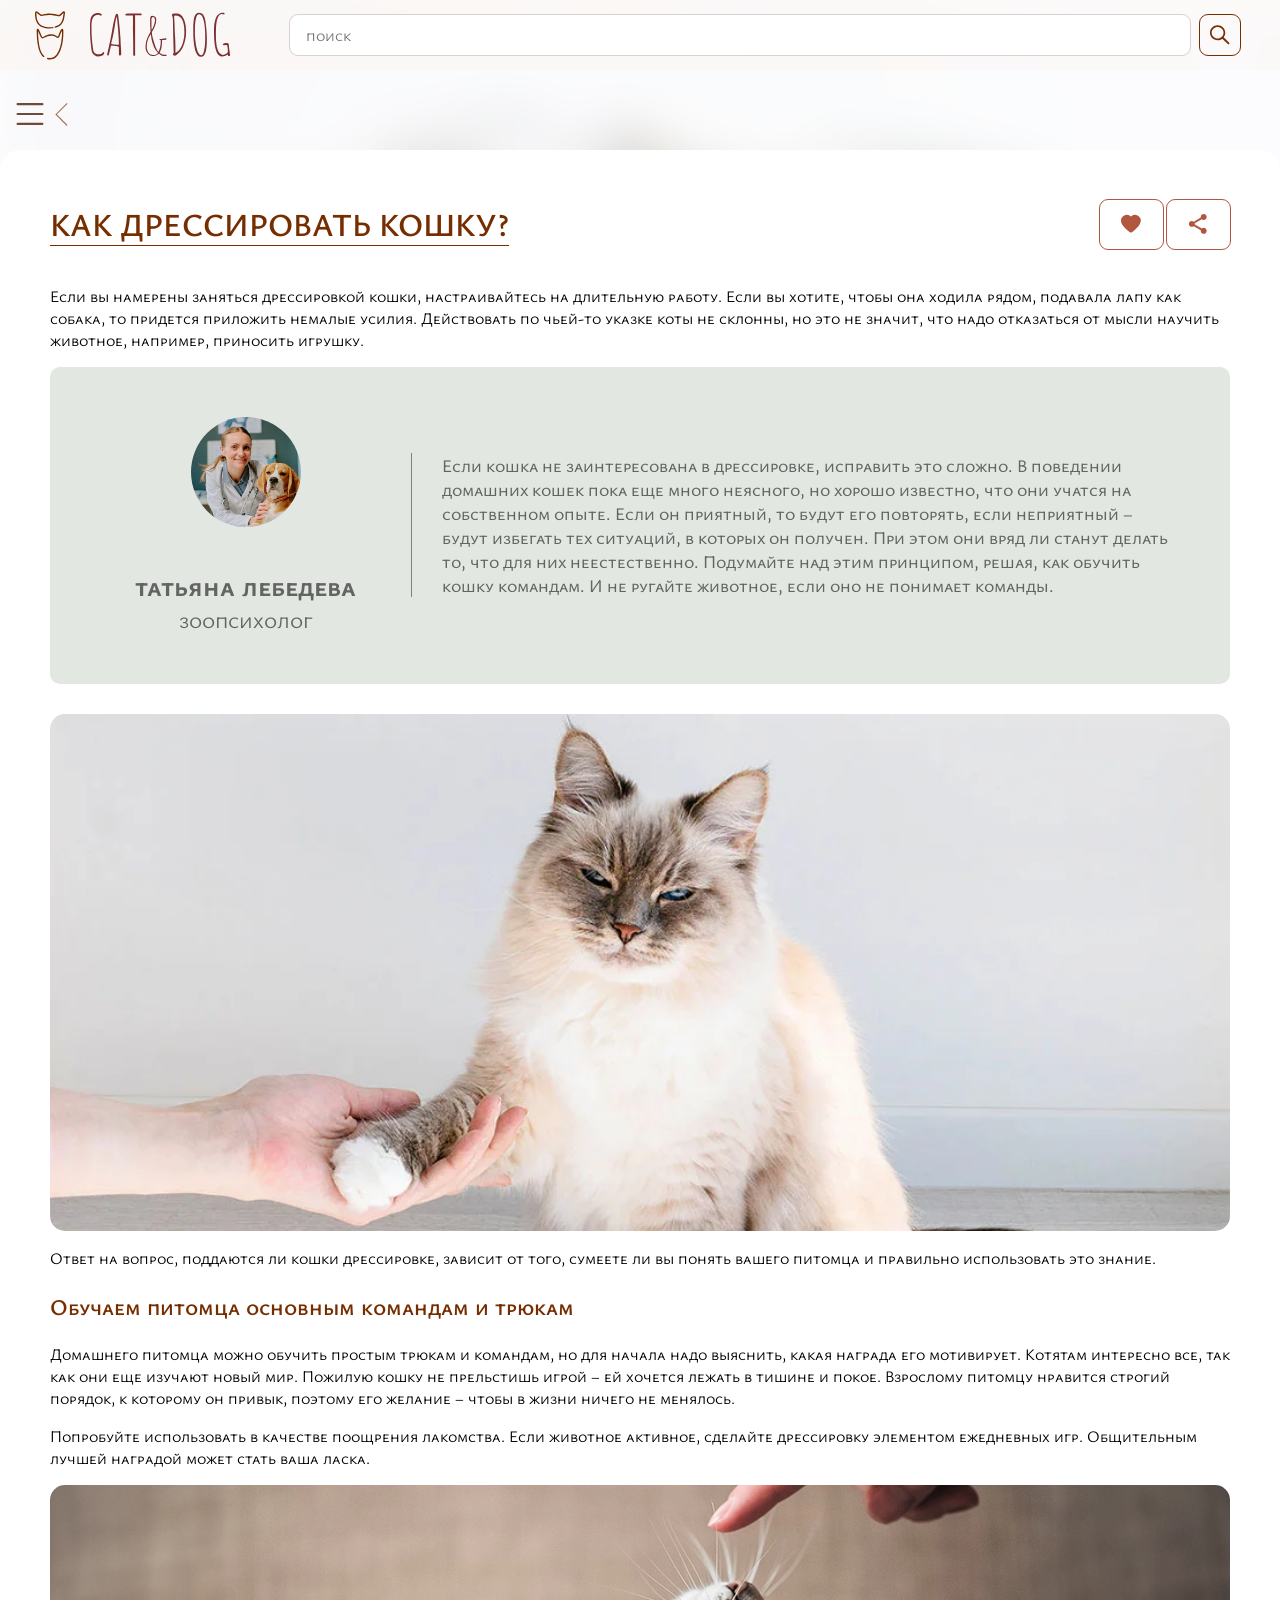
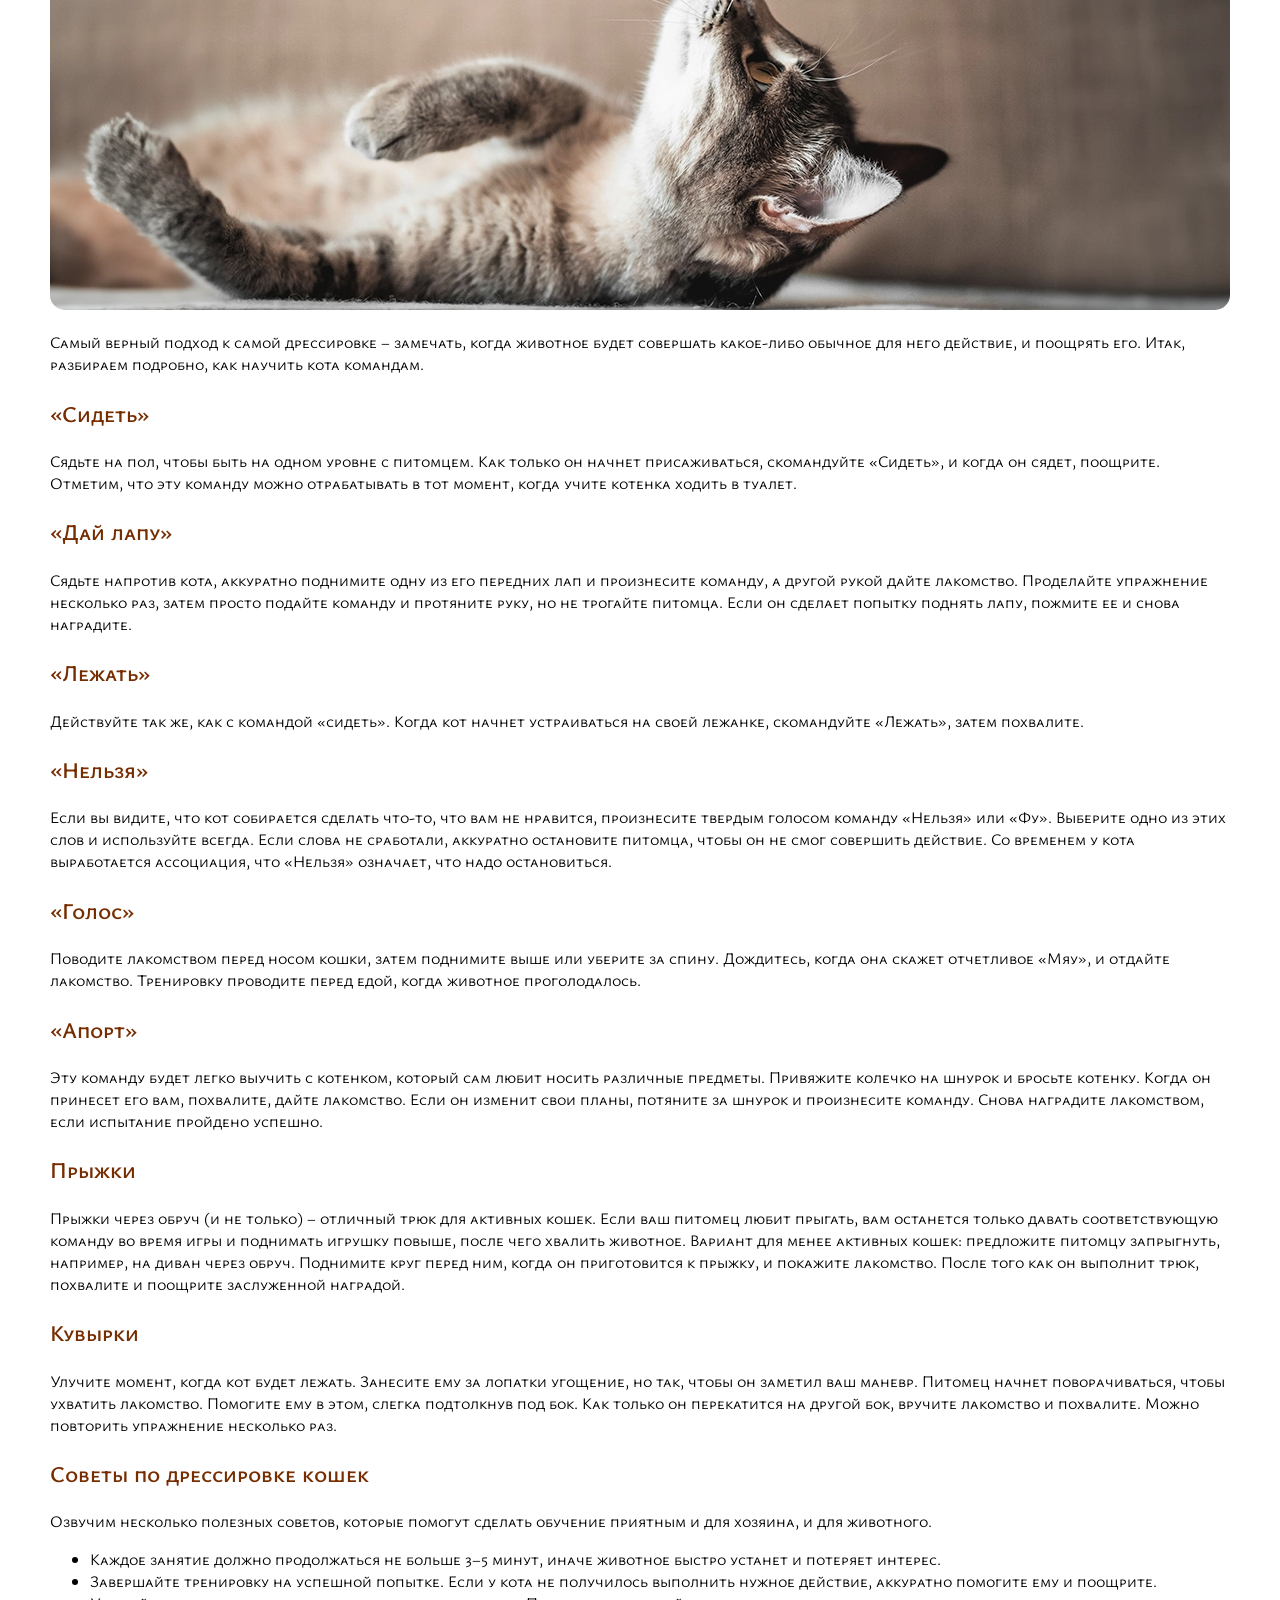
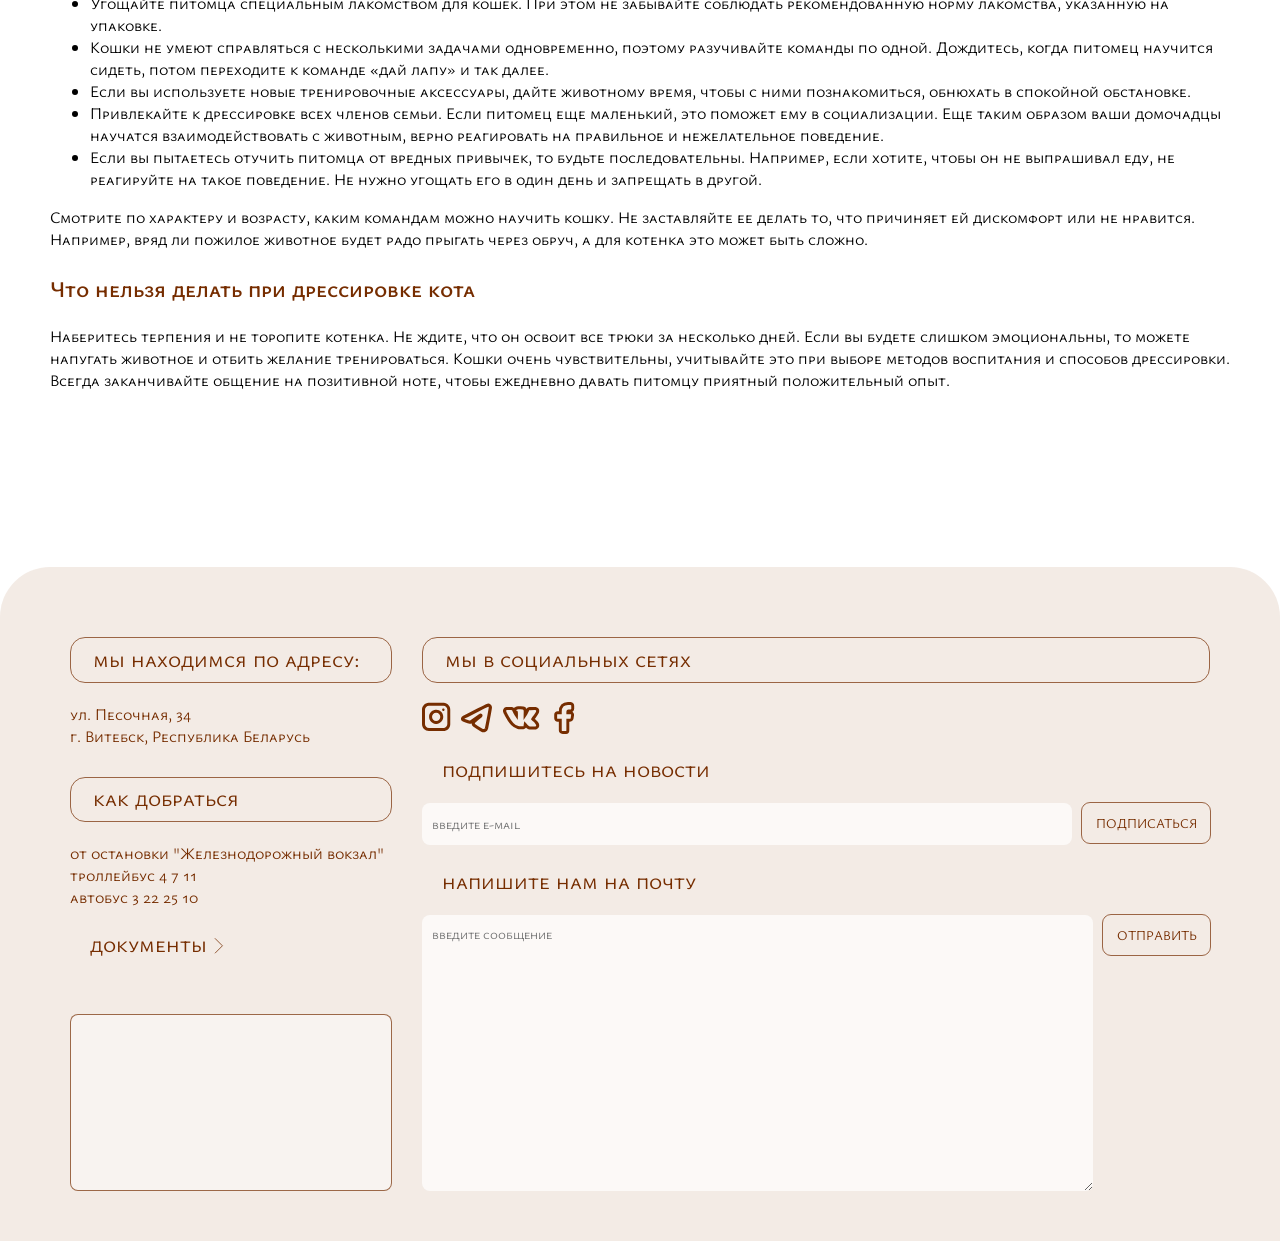
<file: animal_shelter_article.html>
<!DOCTYPE html>
<html lang="en">
<head>
    <meta charset="UTF-8">
    <meta name="viewport" content="width=device-width, initial-scale=1.0">

    <link rel="preconnect" href="https://fonts.googleapis.com">
    <link rel="preconnect" href="https://fonts.gstatic.com" crossorigin>
    <link href="https://fonts.googleapis.com/css2?family=Ysabeau+SC:wght@1..1000&display=swap" rel="stylesheet">

    <link rel="stylesheet" href="styles/animal_shelter_header_footer_style.css">
    <link rel="stylesheet" href="styles/animal_shelter_article_style.css">
    <link rel="stylesheet" href="styles/animal_shelter_menu_style.css">
    <link rel="stylesheet" href="styles/animal_shelter_buttons_style.css">
    <link rel="stylesheet" href="styles/chapter_title_style.css">

    <title>Как дрессировать кошку?</title>
</head>
<body>
    
    <div id="back"></div>
    <icon-sprite></icon-sprite>
    <illustration-sprite></illustration-sprite>
    <custom-header></custom-header> 

    <div id="main">
        <div id="main-first-block">
        <div class="article-cont">
            <div class="article-title"><div id="article-title">как дрессировать кошку?</div>
                <div id="article-buttons">            
                    <button id="heart-button"><div id="heart"><custom-icon name="heart"></custom-icon></div><div id="stroke-heart"><custom-icon name="stroke-heart"></custom-icon></div></button>
                    <button id="share-button"><div id="share"><custom-icon name="share"></custom-icon></div></button>
                </div>
            </div>

            <p>
                Если вы намерены заняться дрессировкой кошки, настраивайтесь на длительную работу. Если вы хотите, чтобы она ходила рядом,
                подавала лапу как собака, то придется приложить немалые усилия. Действовать по чьей-то указке коты не склонны,
                но это не значит, что надо отказаться от мысли научить животное, например, приносить игрушку.
            </p>
            
            <div class="quoute">
                <div id="author-block">
                    <div id="author-avatar"></div>
                    <div id="author-data">
                        <div id="author-name">татьяна лебедева</div>
                        <div id="author-experience">зоопсихолог</div>
                    </div>
                </div>
                <p>
                    Если кошка не заинтересована в дрессировке, исправить это сложно. 
                    В поведении домашних кошек пока еще много неясного, но хорошо известно, что они учатся на собственном опыте. 
                    Если он приятный, то будут его повторять, если неприятный – будут избегать тех ситуаций, в которых он получен.
                    При этом они вряд ли станут делать то, что для них неестественно. Подумайте над этим принципом, решая, как обучить
                    кошку командам. И не ругайте животное, если оно не понимает команды.
                </p>
            </div>
            <img class="article-images" src="images/dressirovka_2.webp" width="1023" height="448" alt="cat_training" title="cat_training">
                <div>
            <p>Ответ на вопрос, поддаются ли кошки дрессировке, зависит от того, сумеете ли вы понять вашего питомца и правильно использовать это знание. </p>
            
            <p class="highlight">Обучаем питомца основным командам и трюкам</p>
            <p>Домашнего питомца можно обучить простым трюкам и командам, но для начала надо выяснить, какая награда его мотивирует.
                Котятам интересно все, так как они еще изучают новый мир. Пожилую кошку не прельстишь игрой – ей хочется лежать в тишине и покое.
                Взрослому питомцу нравится строгий порядок, к которому он привык, поэтому его желание – чтобы в жизни ничего не менялось.</p>
            <p>Попробуйте использовать в качестве поощрения лакомства. Если животное активное, сделайте дрессировку элементом ежедневных игр.
                Общительным лучшей наградой может стать ваша ласка. </p>
                <img class="article-images" src="images/dressirovka_3.webp" width="1180" height="425" alt="cat_training" title="cat_training">
            <p>Самый верный подход к самой дрессировке – замечать, когда животное будет совершать какое-либо обычное для него действие, и поощрять его.
                Итак, разбираем подробно, как научить кота командам. </p>
            <p class="highlight">&laquo;Сидеть&raquo;</p>
            <p>Сядьте на пол, чтобы быть на одном уровне с питомцем. Как только он начнет присаживаться, скомандуйте &laquo;Сидеть&raquo;, и когда он сядет, 
                поощрите. Отметим, что эту команду можно отрабатывать в тот момент, когда учите котенка ходить в туалет.</p>
            <p class="highlight">&laquo;Дай лапу&raquo;</p>
            <p>
                Сядьте напротив кота, аккуратно поднимите одну из его передних лап и произнесите команду, а другой рукой дайте лакомство.
                Проделайте упражнение несколько раз, затем просто подайте команду и протяните руку, но не трогайте питомца. Если он сделает попытку поднять лапу,
                пожмите ее и снова наградите.
            </p>
            <p class="highlight">&laquo;Лежать&raquo;</p>
            <p>
                Действуйте так же, как с командой &laquo;сидеть&raquo;. Когда кот начнет устраиваться на своей лежанке, скомандуйте &laquo;Лежать&raquo;, затем похвалите.
            </p>
            <p class="highlight">&laquo;Нельзя&raquo;</p>
            <p>
                Если вы видите, что кот собирается сделать что-то, что вам не нравится, произнесите твердым голосом команду &laquo;Нельзя&raquo; или &laquo;Фу&raquo;. 
                Выберите одно из этих слов и используйте всегда. Если слова не сработали, аккуратно остановите питомца, чтобы он не смог совершить действие.
                Со временем у кота выработается ассоциация, что «Нельзя» означает, что надо остановиться.
            </p>
            <p class="highlight">&laquo;Голос&raquo;</p>
            <p>
                Поводите лакомством перед носом кошки, затем поднимите выше или уберите за спину. Дождитесь, когда она скажет отчетливое «Мяу», и отдайте лакомство.
                Тренировку проводите перед едой, когда животное проголодалось.
            </p>

            <p class="highlight">&laquo;Апорт&raquo;</p>
            <p>
                Эту команду будет легко выучить с котенком, который сам любит носить различные предметы. Привяжите колечко на шнурок и бросьте котенку.
                Когда он принесет его вам, похвалите, дайте лакомство. Если он изменит свои планы, потяните за шнурок и произнесите команду. 
                Снова наградите лакомством, если испытание пройдено успешно.
            </p>
            <p class="highlight">Прыжки</p>
            <p>
                Прыжки через обруч (и не только) – отличный трюк для активных кошек. Если ваш питомец любит прыгать, вам останется только давать соответствующую
                команду во время игры и поднимать игрушку повыше, после чего хвалить животное. Вариант для менее активных кошек: предложите питомцу запрыгнуть,
                например, на диван через обруч. Поднимите круг перед ним, когда он приготовится к прыжку, и покажите лакомство. После того как он выполнит трюк,
                похвалите и поощрите заслуженной наградой.
            </p>
            <p class="highlight">Кувырки</p>
            <p>
                Улучите момент, когда кот будет лежать. Занесите ему за лопатки угощение, но так, чтобы он заметил ваш маневр. Питомец начнет поворачиваться,
                чтобы ухватить лакомство. Помогите ему в этом, слегка подтолкнув под бок. Как только он перекатится на другой бок, вручите лакомство и похвалите.
                Можно повторить упражнение несколько раз. 
            </p>
            
            <p class="highlight">Советы по дрессировке кошек</p>
            <p>
                Озвучим несколько полезных советов, которые помогут сделать обучение приятным и для хозяина,
                и для животного.
                <ul>
                    <li>Каждое занятие должно продолжаться не больше 3–5 минут, иначе животное быстро устанет и потеряет интерес.</li>
                    <li>Завершайте тренировку на успешной попытке. Если у кота не получилось выполнить нужное действие, аккуратно помогите ему и поощрите.</li>
                    <li>Угощайте питомца специальным лакомством для кошек. При этом не забывайте соблюдать рекомендованную норму лакомства, указанную на упаковке.</li>
                    <li>
                        Кошки не умеют справляться с несколькими задачами одновременно, поэтому разучивайте команды по одной. Дождитесь, когда питомец научится сидеть, 
                        потом переходите к команде &laquo;дай лапу&raquo; и так далее.
                    </li>
                    <li>Если вы используете новые тренировочные аксессуары, дайте животному время, чтобы с ними познакомиться, обнюхать в спокойной обстановке.</li>
                    <li>Привлекайте к дрессировке всех членов семьи. Если питомец еще маленький, это поможет ему в социализации. Еще таким образом ваши домочадцы 
                        научатся взаимодействовать с животным, верно реагировать на правильное и нежелательное поведение.</li>
                    <li>Если вы пытаетесь отучить питомца от вредных привычек, то будьте последовательны. Например, если хотите, чтобы он не выпрашивал еду,
                        не реагируйте на такое поведение. Не нужно угощать его в один день и запрещать в другой.
                    </li>
                </ul>
            </p>
            <p>
                Смотрите по характеру и возрасту, каким командам можно научить кошку. Не заставляйте ее делать то, что причиняет ей дискомфорт или не нравится.
                Например, вряд ли пожилое животное будет радо прыгать через обруч, а для котенка это может быть сложно.
            </p>
            <p class="highlight">Что нельзя делать при дрессировке кота</p>
            <p>
                Наберитесь терпения и не торопите котенка. Не ждите, что он освоит все трюки за несколько дней. Если вы будете слишком эмоциональны,
                то можете напугать животное и отбить желание тренироваться. Кошки очень чувствительны, учитывайте это при выборе методов воспитания и способов дрессировки.
                Всегда заканчивайте общение на позитивной ноте, чтобы ежедневно давать питомцу приятный положительный опыт. 
            </p>

        </div>
        </div>
            <div class="articles">
                <a href="" class="article">
                    <div class="article-photo">
                        <img class="article-photo" src="images/doverie.jpg" width="1279" height="853" alt="dog_trust" title="dog_trust">  
                    </div>
                    <div class="article-caption"><div>как вернуть жоверие собаки?</div></div>
                </a> 
                
                <a href="" class="article">
                    <div class="article-photo">
                        <img class="article-photo" src="images/grooming.jpg" width="1000" height="667" alt="grooming" title="grooming">  
                    </div>
                    <div class="article-caption"><div>как приучить кошку к расчесыванию?</div></div>
                </a> 

                <a href="" class="article">
                    <div class="article-photo">
                        <img class="article-photo" src="images/antikoshki.jpg" width="1280" height="853" alt="spring_danger" title="spring_danger">  
                    </div>
                    <div class="article-caption"><div>на ваших окнах стоят антикошки?</div></div>
                </a> 

                <a href="" class="article">
                    <div class="article-photo">
                        <img class="article-photo" src="images/vesennie_opasnosti.jpg" width="1279" height="853" alt="spring_danger" title="spring_danger">  
                    </div>
                    <div class="article-caption"><div>весенние опасности для кошек и собак</div></div>
                </a> 
            </div>
        </div>
        </div>
    
        <button class="slider-buttons" id="scroll-top-button"><div><custom-icon name="arrow-top"></custom-icon></div></button>
    <custom-footer></custom-footer>
   
    <script src="script/component/illustration_sprite.js"></script>
    <script src="script/component/illustration.js"></script>
    <script src="script/component/icon_sprite.js"></script>
    <script src="script/component/icon.js"></script>
    <script src="script/component/menu-component.js"></script>
    <script src="script/component/header_component.js"></script>
    <script src="script/component/footer_component.js"></script>
    <script src="script/menu_script.js"></script>
    <script src="script/scrollTop.js"></script>
</body>
</html>
</file>
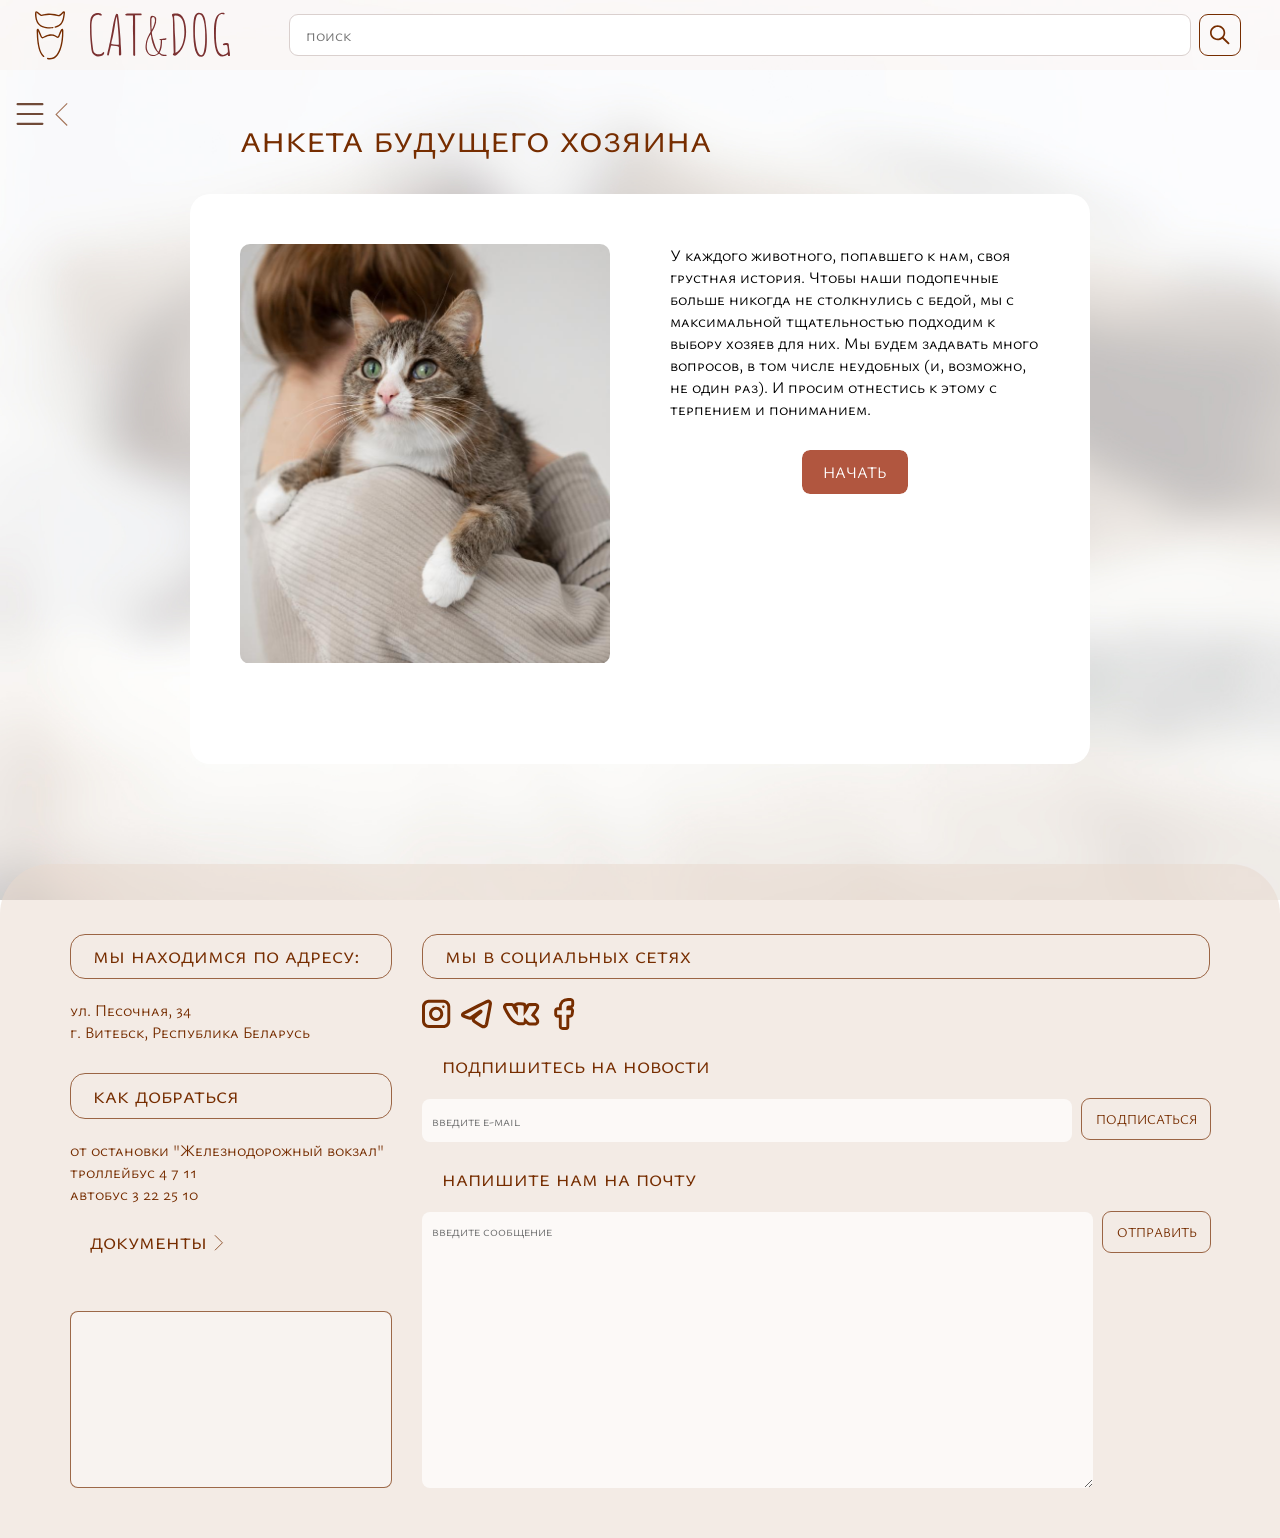
<file: animal_shelter_form_take_pet.html>
<!DOCTYPE html>
<html lang="en">
<head>
    <meta charset="UTF-8">
    <meta name="viewport" content="width=device-width, initial-scale=1.0">

    <link rel="preconnect" href="https://fonts.googleapis.com">
    <link rel="preconnect" href="https://fonts.gstatic.com" crossorigin>
    <link href="https://fonts.googleapis.com/css2?family=Ysabeau+SC:wght@1..1000&display=swap" rel="stylesheet">

    <link rel="stylesheet" href="styles/animal_shelter_header_footer_style.css">
    <link rel="stylesheet" href="styles/animal_shelter_form_take_pet_style.css">

    
    <link rel="stylesheet" href="styles/animal_shelter_menu_style.css">
    
    <link rel="stylesheet" href="styles/animal_shelter_buttons_style.css">
    <link rel="stylesheet" href="styles/chapter_title_style.css">
    <title>Анкета будущего хозяина</title>
</head>
<body>
    
    <div id="back"></div>
    <icon-sprite></icon-sprite>
    <illustration-sprite></illustration-sprite>
    <custom-header></custom-header> 
    
    
    
    

    <div id="main">

        <div id="main-first-block">
        <div id="form-title"> анкета будущего хозяина</div><div id="paw-illustration"></div>

        <div id="form-main-block"><!--главный контейнер-->


        <form id="take-pet-form">
            <div class="form-container">              
                <div class="right-block first-card">
                    <div class="form-photo">
                    </div>
                </div> 
                <div class="scructure-block first-card-text">
                    
                    <div id="question">У каждого животного, попавшего к нам, своя грустная история.
                        Чтобы наши подопечные больше никогда не столкнулись с бедой, мы с максимальной
                         тщательностью подходим к выбору хозяев для них. Мы будем задавать много вопросов, 
                         в том числе неудобных (и, возможно, не один раз). И просим отнестись к этому с 
                         терпением и пониманием.</div>

                         <button type="button" id="start">начать</button>
                </div>           
            </div>        

            <div class="form-container">              
                <div class="right-block">
                    <div class="pet-selected">
                        <div id="pet-selection">
                            <label id="name" for="pet-name">имя питомца</label><br>
                            <input type="text" name="pet-name" placeholder="имя питомца">
                        <button class="pet-selection"><a>выбрать</a></button>
                        </div>
                        
                    </div>
                </div> 
                <div class="scructure-block">
                    <div id="mini-photo"></div>
                    <div id="question">напишите&nbsp;имя&nbsp;питомца, которого хотите забрать домой</div>
                </div>           
            </div>     

            <div class="form-container">              
                <div class="right-block">
                    <div class="name-data">
                        <div>
                            <label>ваше имя</label>
                            <input type="text" placeholder="имя">
                        </div>
                        <div>
                            <label>ваша фамилия</label>
                            <input type="text" placeholder="фамилия">
                        </div>
                        <div>
                            <label>ваш возраст</label>
                            <input type="text" placeholder="город">
                        </div> 
                        <div>
                            <div>
                                <label>номер телефона</label>
                                <input type="text" placeholder="номер телефона">
                            </div>
                            <div>
                                <label>e-mail</label>
                                <input type="text" placeholder="e-mail">
                            </div>
                        </div>
                    </div>
                </div> 
                <div class="scructure-block">
                    <div id="mini-photo"></div>
                    <div id="question">напишите&nbsp;ваше&nbsp;имя,&nbsp;фамилию, город&nbsp;проживания, номер&nbsp;телефона и e-mail для связи</div>
                </div>           
            </div>
      
<!----------------------------------------------------------------------form2-->
        <div class="form-container">              
            <div class="right-block">
                
                    <div class="habitation-data">
                        <div>
                            <label>ваш населенный пункт</label>
                           <input type="text" placeholder="город">
                        </div> 
                      
                            <div class="radio">
                                <label>жилищная площадь</label>
                                <div>
                                    <div><input type="radio" value="">своя</div>
                                    <div><input type="radio" value="">съемная</div>
                                </div>
                            </div>
                            
                            <div>
                                <label>тип жилья</label>
                                <input type="text" placeholder="тип жилья">
                            </div>
                        

                        <div>
                            <label>количество человек</label>
                            <input type="text" placeholder="количество человек">
                        </div>

                        <div class="radio"> 
                            <label>есть ли среди проживающих дети до 14 лет</label>
                            <div>
                                <div><input type="radio" value="">да</div>
                                <div><input type="radio" value="">нет</div>
                            </div>
                        </div> 
                    </div>
                   
                
            </div> 
            <div class="scructure-block">
                <div id="mini-photo"></div>
                <div id="question">вы живете в квартире или в частном доме? 
                    сколько человек в семье, где будет жить ваш питомец?</div>
            </div>           
        </div>
<!----------------------------------------------------------------------form3-->
        <div class="form-container">              
            <div class="right-block">
                
                    <div class="pets-data">
                        
                      
                            <div class="radio">
                                <label>есть ли другие домашние питомцы</label>
                                <div>
                                    <div><input type="radio" value="">да</div>
                                    <div><input type="radio" value="">нет</div>
                                </div>
                            </div>
                            
                            <div>
                                <label>если да, какие и как долго живут у вас</label>
                                <textarea type="text" placeholder="расскажите о своих домашних питомцах"></textarea>
                            </div>
                       

                    </div>

            </div> 
            <div class="scructure-block">
                <div id="mini-photo"></div>
                <div id="question">Расскажите о своих домашних питомцах</div>
            </div>           
        </div>

<!----------------------------------------------------------------------form4-->
        <div class="form-container">              
            <div class="right-block last-card">
                
                    <div class="employment-data">

                        <div>
                            <label>ваша профессия</label>
                           <input type="text" placeholder="профессия">
                        </div> 
                        
                      
                            <div class="radio">
                                <label>ваш трудовой статус</label>
                                <div>
                                    <div><input type="radio" value="">работаю</div>
                                    <div><input type="radio" value="">в данное время не работаю</div>
                                </div>
                            </div>
                            
                            <div>
                                <label>что еще вы хотели бы рассказать о себе</label>
                                <textarea type="text" placeholder="любая информация"></textarea>
                            </div>
                    </div>

                    <div id="form-submit-buttons"><button type="button" class="previous" id="finish"><div><custom-icon name="arrow-left"></custom-icon></div></button><input type="submit" name="take-pet-form" value="отправить"></div>

            </div> 
            <div class="scructure-block">
                <div id="mini-photo"></div>
                <div id="question">Кто вы по профессии? Расскажите еще какие-нибудь факты о себе</div>
            </div>           
        </div>
        </form>

<div id="form-buttons"><button id="previous"><div><custom-icon name="arrow-left"></custom-icon></div></button><button id="next">далее</button></div>
        </div><!--главный контейнер-->
       </div>
    </div>

    <button class="slider-buttons" id="scroll-top-button"><div><custom-icon name="arrow-top"></custom-icon></div></button>
    <custom-footer></custom-footer>
   
    <script src="script/component/illustration_sprite.js"></script>
    <script src="script/component/illustration.js"></script>
    <script src="script/component/icon_sprite.js"></script>
    <script src="script/component/icon.js"></script>
    <script src="script/component/menu-component.js"></script>
    <script src="script/component/header_component.js"></script>
    <script src="script/component/footer_component.js"></script>   
    <script src="script/menu_script.js"></script>
    <script src="script/form_take_pet_script.js"></script>
</body>
</html>
</file>
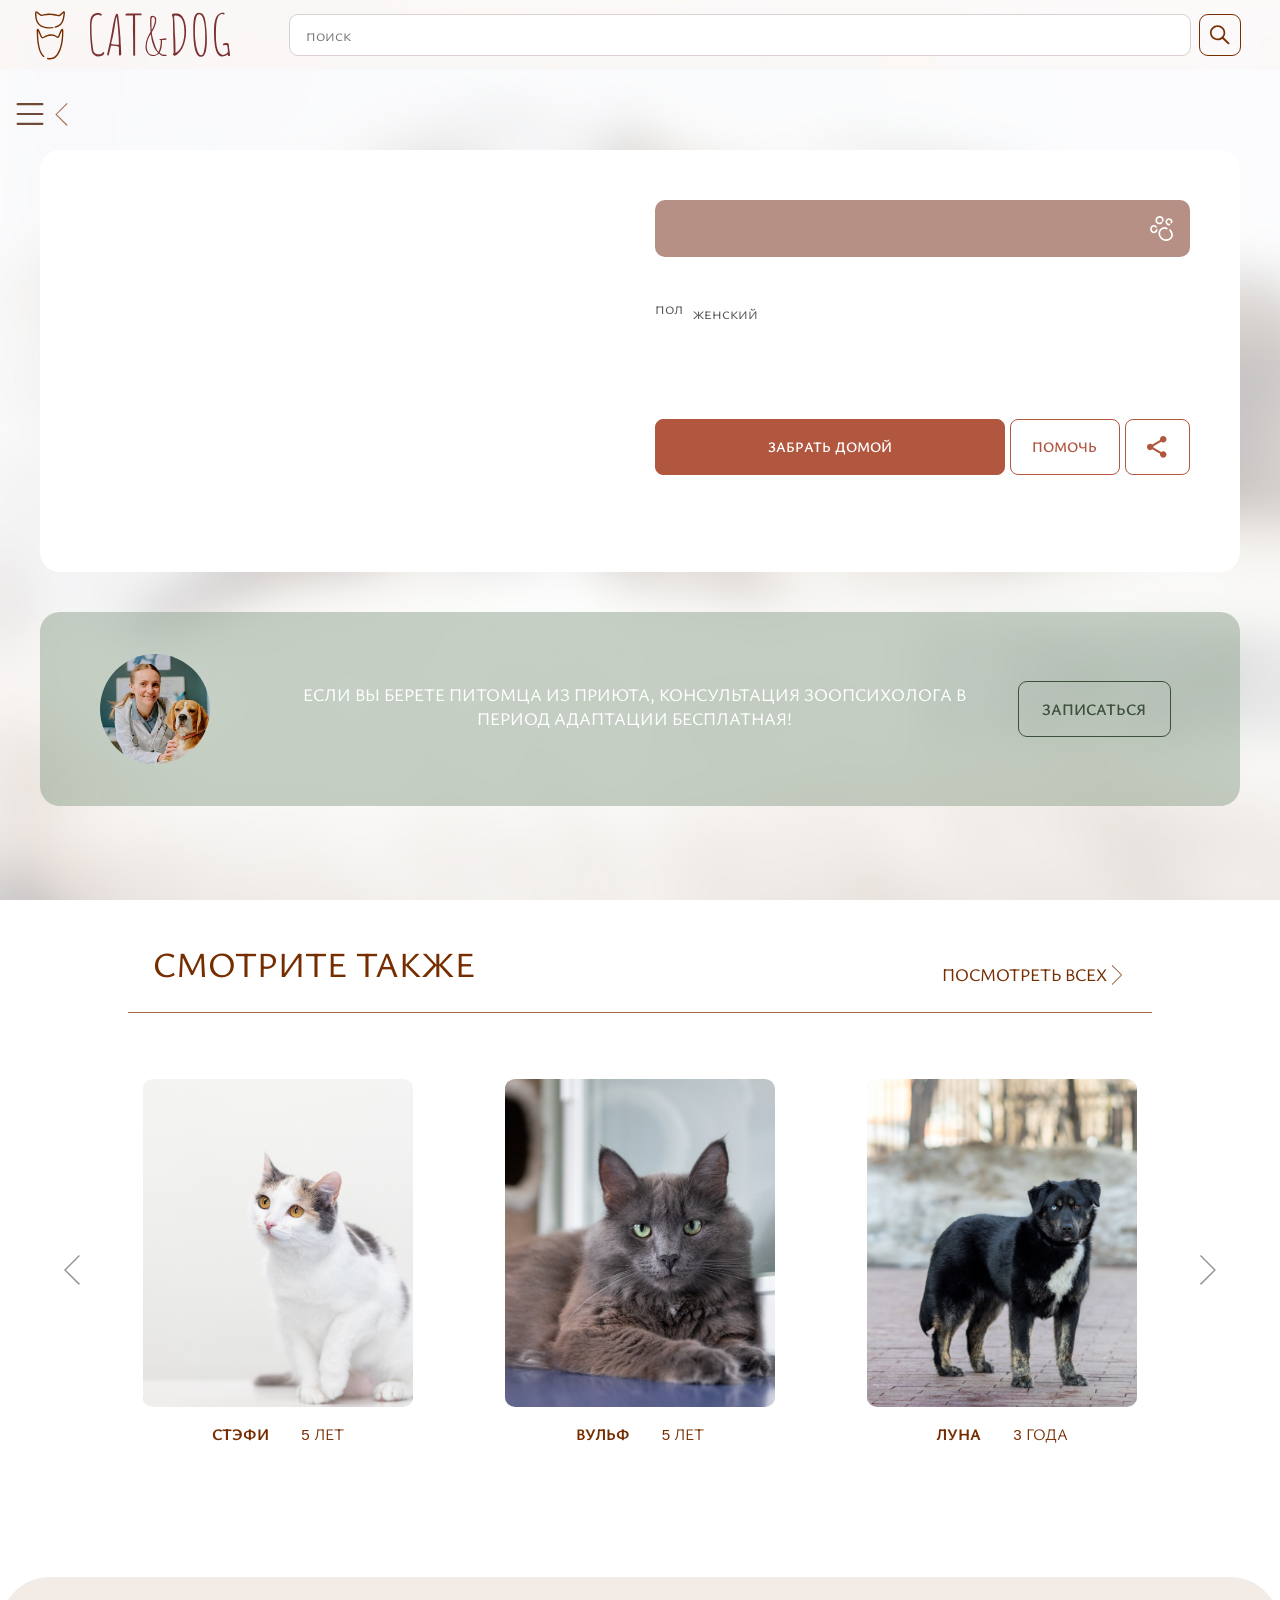
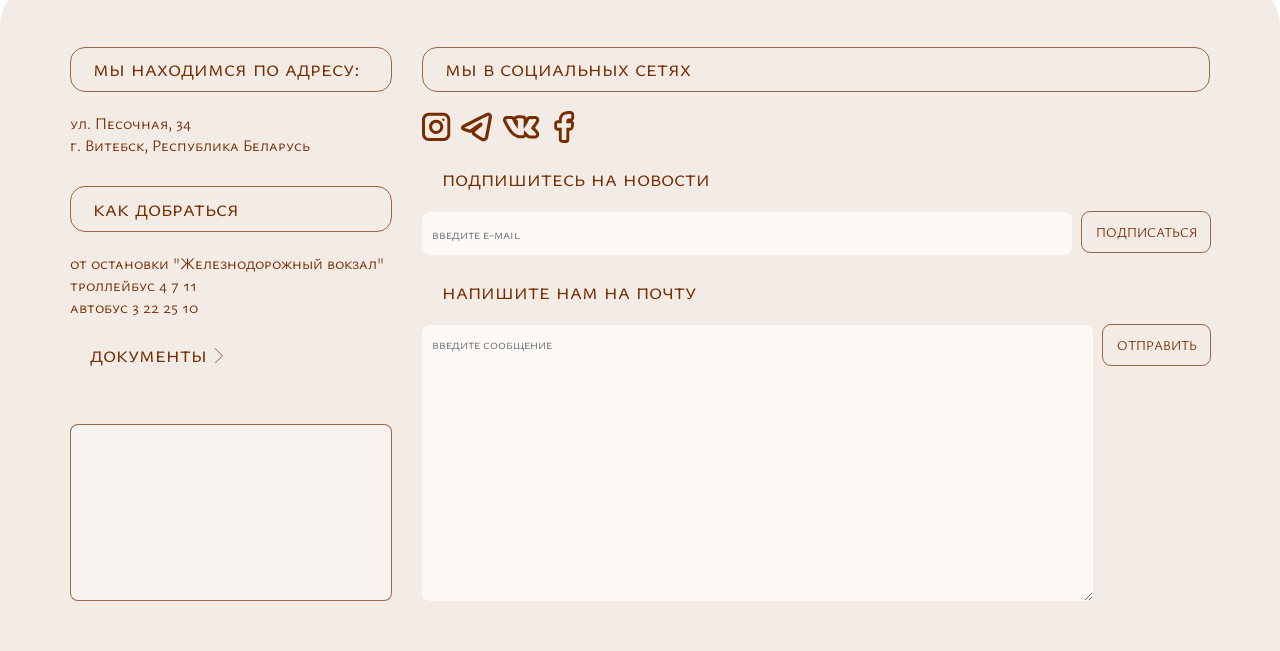
<file: animal_shelter_pet_info.html>
<!DOCTYPE html>
<html lang="en">
<head>
    <meta charset="UTF-8">
    <meta name="viewport" content="width=device-width, initial-scale=1.0">

    <link rel="preconnect" href="https://fonts.googleapis.com">
    <link rel="preconnect" href="https://fonts.gstatic.com" crossorigin>
    <link href="https://fonts.googleapis.com/css2?family=Ysabeau+SC:wght@1..1000&display=swap" rel="stylesheet">

    <link rel="stylesheet" href="styles/animal_shelter_pet_info_style.css">
    <link rel="stylesheet" href="styles/animal_shelter_buttons_style.css">
    <link rel="stylesheet" href="styles/animal_shelter_header_footer_style.css">
    <link rel="stylesheet" href="styles/animal_shelter_menu_style.css">
    <link rel="stylesheet" href="styles/chapter_title_style.css">
    <link rel="stylesheet" href="styles/pet-slider-style.css">
    <link rel="stylesheet" href="styles/pet_info_modal_style.css">
    <title id="page-title-pet-info">Cat&Dog</title>
</head>
<body>    
    <div id="back"></div>
    <icon-sprite></icon-sprite>
    <illustration-sprite></illustration-sprite>
    <div id="modal">
        <div id="modal-message">
            <div id="modal-close"><custom-icon name="close"></custom-icon></div>           
            <div id="modal-social">                
                <div id="modal-social-icons">
                    <div class="modal-social-icons" id="inst-modal"><custom-icon name="inst"></custom-icon></div>
                    <div class="modal-social-icons" id="tg-modal" ><custom-icon name="telegram"></custom-icon></div>
                    <div class="modal-social-icons" id="vk-modal"><custom-icon name="vkontakte"></custom-icon></div>
                    <div class="modal-social-icons" id="facebook-modal"><custom-icon name="facebook"></custom-icon></div>
                </div>
            </div>
        </div>
    </div>
    
    <custom-header></custom-header> 
    
    <!--<button id="home-button"><a href="animal_shelter_start_page.html"><img src="home1.svg"></a></button>-->
    <div id="main">
        <div id="main-first-block">            
            <div class="pet-info"> 
                <div>
                    <div class="main-info-block">
                        <div id="main-photo-cont"></div> <!--содержимое загружается js (pet-info-script)--> 
                        <div class="info">

                            <div class="name-block">
                                <div id="pet-name"></div>
                                <div class="name-icon"><custom-illustration name="cat-paw"></custom-illustration></div>
                            </div>
                            
                            <div id="pet-features">
                                <div class="pet-features-cont">
                                    <div class="pet-features" id="pet-sex">пол<div class="value">женский</div></div>
                                    <div class="pet-features" id="pet-age"><div class="value"></div></div>
                                </div>
                                <div class="pet-features-cont">
                                    <div class="pet-features" id="pet-character">                   
                                        <div class="value"></div>  <!--содержимое загружается js (pet-info-script)-->                  
                                    </div>
                                </div>
                            </div>

                            <div id="pet-info-text"></div> <!--текст загружается js (pet-info-script)-->
                                                    
                            <div id="pet-info-buttons">
                               <a href="animal_shelter_form_take_pet.html"><input class="pet-info-help-button" type="button" value="забрать домой"></a>
                                <div>
                                    <input class="pet-info-help-button" type="button" value="помочь">
                                    <button class="share-button"><div id="share-button"><custom-icon name="share"></custom-icon></div></button>
                               </div>
                            </div>                        
                        </div> <!--/info-->
                    </div><!--/main-info-block-->
                </div>
                <div class="pet-info-zoopsy"> 
                    <div id="author-block">
                        <div id="author-avatar"></div>
                    </div>
                    <div>
                        <div>Если вы берете питомца из приюта, консультация зоопсихолога в период адаптации бесплатная!</div>
                        <input id="pet-info-zoopsy-button" type="button" value="записаться">
                    </div>
                </div>
    </div><!--/pet-info--> 

        <div class="articles">
            <a href="animal_shelter_article.html" class="article">
                <div class="article-photo">
                    <img class="article-photo" src="images/dressirovka.jpg" width="600" height="400" alt="cat_training" title="cat_training">  
                </div>
                <div class="article-caption"><div>как дрессировать кошку?</div></div>
            </a> 
            
            <a href="" class="article">
                <div class="article-photo">
                    <img class="article-photo" src="images/grooming.jpg" width="1000" height="667" alt="grooming" title="grooming">  
                </div>
                <div class="article-caption"><div>как приучить кошку к расчесыванию?</div></div>
            </a> 

            <a href="" class="article">
                <div class="article-photo">
                    <img class="article-photo" src="images/doverie.jpg" width="1279" height="853" alt="dog_trust" title="dog_trust">  
                </div>
                <div class="article-caption"><div>как вернуть доверие собаки?</div></div>
            </a> 

            <a href="" class="article">
                <div class="article-photo">
                    <img class="article-photo" src="images/vesennie_opasnosti.jpg" width="1279" height="853" alt="spring_danger" title="spring_danger">  
                </div>
                <div class="article-caption"><div>весенние опасности для кошек и собак</div></div>
            </a>
        </div>
    </div>


    <div class="title">смотрите также 
        <div class="see-all-ref">
            <div class="text-see-all-ref"><a href="animal_shelter_all_pets.html">посмотреть всех<div id="arrow-see-all-ref"> <custom-icon name="arrow-right"></custom-icon></a></div>
            </div> 
        </div>   
    </div>


    <div class="pets-slider-container" id="main-page-slider">
        <button class="slider-buttons" id="slider-button-left"><div><custom-icon name="arrow-left"></custom-icon></div></button>
        <div id="pets-slider">
            <div class="pets-for-adoption" id="slider-content"> 
              
            </div>
        </div>
        <button class="slider-buttons" id="slider-button-right"><div><custom-icon name="arrow-right"></custom-icon></div></button>
    </div>

    </div>
    <button class="slider-buttons" id="scroll-top-button"><div><custom-icon name="arrow-top"></custom-icon></div></button>
    <custom-footer></custom-footer>
    
    <script src="script/component/illustration_sprite.js"></script>
    <script src="script/component/illustration.js"></script>
    <script src="script/component/icon_sprite.js"></script>
    <script src="script/component/icon.js"></script>
    <script src="script/component/menu-component.js"></script>
    <script src="script/component/header_component.js"></script>
    <script src="script/component/footer_component.js"></script>
    
    <script src="script/data/Pet.js"></script>
    <script src="script/data/data.js"></script>
    <script src="script/data/pets.js"></script>
    <script src="script/data/pet_features_colors.js"></script>
        

    <script src="script/menu_script.js"></script>
    <script src="script/find_all_pets.js"></script>    
    <script src="script/slider_script_1.js"></script>
    <script src="script/get_id_name.js"></script>    
    <script src="script/pet_info_script.js"></script>
    <script src="script/photo_replace_script.js"></script>
    <script src="script/pet_info_equalize_containers.js"></script>
    <script src="script/modal_script.js"></script>
    <script src="script/scrollTop.js"></script>
   
</body>
</html>
</file>
<file: styles/animal_shelter_header_footer_style.css>
*{    
    font-family: "Ysabeau SC", sans-serif;
    box-sizing: border-box;
}


body {    
    margin: 0;
}

a {
    text-decoration: none;   
}

a:link {
    color: inherit;
}

::selection {
  background-color: lightgray; 
  color:white;     
}

a:visited {
    color: inherit;   
}


#back {
    width: 100%;
    background-image: url('../images/back.jpg');
    background-repeat: no-repeat;
    background-size: 100%;
    height: 100vh;
    position: fixed;
    z-index: -1;    
}

select {     
    background-image: url('../images/arrow.svg');
    background-repeat: no-repeat;
    background-position: right 1rem center;
    background-size: 1em;
}

select, input[type="text"], textarea { 
    appearance: none; 
    padding: 0.5em;
    border: none;
    color: gray;
    border-radius: 10px;
    outline: solid 1px lightgray;
    height: 1.7em;
    box-sizing: content-box;
  }

  textarea {
    box-sizing: border-box;
  }


select:focus, input[type="text"]:focus {
    cursor: pointer;
    border: none;
    outline-color: rgb(153, 153, 153);
}

select:active, input[type="text"]:active {
    cursor: pointer;
    border: none;
    outline-color: rgb(153, 153, 153);
     
}

/*------------------------------------------------------------header*/

button, input[type="submit"], input[type="button"] {
    cursor: pointer;
}

header {
    background-color: rgb(251, 236, 226, 0.2);
    height: 70px;
    width: 100%;
    position: static;   
    display: flex;
    justify-content: space-between;
    align-items: center;

}



header.sub-header {
   
    height: 30px;
    width: 65%;
    position: absolute;
    top: 100px;
    left: 80px;
    background-color:  rgb(182, 144, 132);
     /*background-color:  rgb(69, 83, 35);*/
    border-radius: 10px;
    z-index: 3;
}

div.logo {   
    width: 140px;
    aspect-ratio: 53/17;
}

div.sign custom-illustration {
    color: #762D00;   

}

div.logo-sign-block {
    justify-self: center;
    display: flex; 
    align-self: start;
    justify-content: center;
    gap: 20px; 
    margin-left: 30px;  
}

div.sign {
    padding: 5px;   
    width: 40px;
    aspect-ratio: 30/50;
}

div.logo img{
    width: 100%;
    height: 100%;
}


div.header-fields {   
    display: flex;
    align-items: center;
    margin-left: 300px;
    flex: auto;   

}

header form {
    display: flex;
    gap: 10px;
    align-items: center;
    flex: auto;
    margin-right: 10px;    
}

div#search-small-version {
    display: flex;
    width: 100%;
    position:static;
   

}

button.sub-header-buttons {
    box-sizing: border-box;
    border: none;
    border-right:solid 1px white;;
    border-top-right-radius: 10px;
    border-bottom-right-radius: 10px;
    background: none;
    text-transform: uppercase;
    color: white;
    height: 100%;
    padding-right: 10px;
}

button.sub-header-buttons:last-child {
   border: none;
    
}

input.header-buttons {
    background: none;
    text-transform: uppercase;
    display: flex;
    height: 40px;
    padding: 0 1em 0 1em;   
    border: none;
    outline: solid 1px  rgb(118, 45, 0, 0.7);
    border-radius: 8px;    
    color: rgb(118, 45, 0);
}

input.header-buttons:hover, button#main-search-button:hover {    
    outline: none;
    background-color: rgba(202, 153, 140, 0.8);
    border-radius: 8px;    
    color: rgb(255, 255, 255);
}

span.form-caption {
    text-transform: uppercase;
    color: rgb(118, 45, 0);
    margin-right: 20px;
}

input[type="text"].search {
    box-sizing: border-box;
    font-size: 100%;
    height: 2.5em;
    padding: 1em;
    margin-left: 30px;
    border: none;
    outline: solid 1px  rgba(209, 198, 195, 0.8);
    border-radius: 8px;
    flex: auto;   
}

button#main-search-button {
    flex: 40px 0 0;
    height: 40px;
    padding: 0;
    background: none;
    border: none;
    outline: solid 1px rgb(118, 45, 0);
    border-radius: 8px;
    color: #762D00;   
}


button#main-search-button div {
    width: 20px;
    height: 20px;
    margin-left: 10px;
}


/*------------------------------------------------------------footer--*/


footer {
    height: auto;
    background-color: rgba(233, 217, 206, 0.527);
    display: flex;
    justify-content: start;
    gap: 30px;
    color: #762D00;
    padding: 70px;
    padding-top: 70px;
    padding-bottom: 50px;
    border-top-left-radius: 50px;
    border-top-right-radius: 50px;    
}


div#location-block {
    display: flex;   
    flex: auto 1 0;
    gap: 30px;
}

div#address {    
    flex: auto 1 0;
}

div#location {
    width: auto;
    height: auto;
    border: solid 1px rgb(118, 45, 0, 0.7);
    background-color: rgba(255, 255, 255, 0.411);
    border-radius: 8px;      
    overflow: hidden;
    padding: 10px;   
}

iframe#location {
     width: 100%;
    height: 100%;
    border-radius: 4px;
    
}

div#title {
    font-family: Arial, Helvetica, sans-serif;
    width: 80%;
    font-size: 200%;
    padding: 1em;
    color: #762D00;
    text-transform: uppercase;   
    border-bottom: solid 1px rgb(118, 45, 0, 0.7);
    border-radius: 0;    
    margin: 20px;
    background-color: rgb(255, 255, 255, 0);
}

div.footer-title {
    font-size: 140%;
    border: solid 1px rgb(118, 45, 0, 0.7);
    border-radius: 15px;
    padding: 0.2em 1em 0.4em 1em;
    margin-bottom: 20px;  
}

div#transport-block{
    margin-top: 30px;
}

div#transport{

}

div#transport-title{
    display: flex;
    font-size: 140%;
    border: solid 1px white;
    border-radius: none;
    padding: 0.2em;
    margin-bottom: 20px;
}


div#social-documents-block {
    display: flex;
    width: 100%;
    justify-content: space-between;
}

div#social{
    flex: auto 1 1;
    display: flex;
    flex-direction: column;
    justify-content: space-between;
}

div#social-icons{
    height: 30px;
    display: flex;
    align-items: center;
    gap: 10px;
}

div.social-icons{
    width: 2em;
    height: 2.5em;   
}

div.social-icons#vk{
    width: 2.3em;
    height: 2em;   
}

div.social-icons#inst{
    width: 1.8em;
    height: 1.89em;   
}

div.social-icons#facebook{
    width: 1.8em;
    height: 2em;   
}

div.arrow-footer {
    width: 0.7em;
    height: 0.7em;
    display: inline-block;
}

label.footer-title {
    margin: 20px;
    font-size: 140%;
    align-self: start;
}

div.footer-title-docs  {    
    margin: 20px 3px 20px 20px;
    font-size: 140%;   
}


div.footer-title-docs a {
   display: flex;
   align-items: center;
}

div.footer-title-docs a div:first-child {  
   padding:0 4px 6px 0;

}

input#mail-field-footer {
display: block;
}

form.footer-mail-form {
    display: flex;
    flex-direction: column;    
}

form#message-form {
    flex: auto 1 1;    
}

div.mail-message {
    display: flex;
    justify-content: space-between;
}

div#text-message {
    flex: auto;
   
}

input#subscribe-field {
    flex: auto;
    border: solid 1px  rgba(255, 255, 255, 1);
    border: none;
    background-color: rgba(255, 255, 255, 0.7);
    border-radius: 8px;
    padding: 10px;
    color: lightgray;
    margin-right: 10px;
    outline: none;
}

textarea#mail-text {
    width: 100%;
    height: 100%;   
    border: solid 1px  rgba(255, 255, 255, 1);
    border: none;
    background-color: rgba(255, 255, 255, 0.7);
    border-radius: 8px;
    padding: 10px;  
    color: lightgray;
    resize: vertical;
    margin-right: 10px;
    outline: none;
    box-sizing: border-box;
}

textarea#mail-text:focus {   
    outline: solid 1px  rgb(104, 104, 104);
    color: black;
}

input#footer-mail-button {
    background: none;
    text-transform: uppercase;
    display: flex;
    height: 40px;
    padding: 0 1em 0 1em;   
    border: none;
    outline: solid 1px  rgb(118, 45, 0, 0.7);
    border-radius: 8px;    
    color: rgb(118, 45, 0);
}




@media all and (max-width: 1700px) {
    div.header-fields {       

}

}

@media all and (max-width: 1600px) {
    div.header-fields { 
       margin-left: 30px;
       margin-right: 30px;

}
   header {
    justify-content: space-between;
   }

}


@media all and (max-width: 1500px) {

    div#social-documents-block {
        flex-direction: column;   
    }

}

@media all and (max-width: 1300px) {

    form#subscribe {
        display: none;
    }

}



@media all and (max-width: 1400px) {

    #back {
       background-size: 120%;
    }

    div#location-block {
    flex-direction: column;
   }

}


@media all and (max-width: 1200px) {
    #back {
       background-size: 140%;
    }
}


@media all and (max-width: 1000px) {  /*----------------------------1000*/

    header {
        height: 50px;
    }
  
    #back {
       background-size: 160%;
    }

    div#main-first-block {       
        margin-top: 5px;
    }

    div.logo-sign-block {
        gap: 5px;
        margin-left: 20px;       
        border-radius: 20px;
    }

    div.logo {
       width: 75px;
       aspect-ratio: 12/5;        
    }
    
    div.sign {    
        width: 25px;   
    }

    div#form-title {
        font-size: 250%;
        color: #762D00;
        margin-top: 0px;
}
    
}

@media all and (max-width: 700px) {

   input.search {
    width: auto;
   }
    
}


@media all and (max-width: 800px) {
    footer {   
        flex-direction: column;   
    }
}


@media all and (max-width: 800px) {
    #back {
       background-size: 300%;
    }
}


@media all and (max-width: 550px) {

    footer {    
        padding: 30px;
        padding-top: 50px;
    
    }

    div.mail-message {
        flex-direction: column;
        gap: 20px;
    }
        
    div.header-fields{
       margin-left:10px ;
       margin-right: 10px;
    }

    input.search {
        margin: 0;
        width:100%;
    }

    div.logo-sign-block {
    
    margin-left: 10px;
}



}

@media all and (max-width: 470px) {
   
    input[type="text"].search {
       margin-left: 0;
   }


}

@media all and (max-width: 350px) {
     
    div#title {        
        width: 80%;
        font-size: 100%;
        padding: 1em;        
        margin: 20px;
       
    }

footer {
    
    gap: 30px;
    padding: 20px;
    padding-top: 30px;
    padding-bottom: 30px;
    border-top-left-radius: 30px;
    border-top-right-radius: 30px;
}

div.footer-title {
    font-size: 100%;
    
}

label.footer-title {
    
    font-size: 100%;
   
}

div.footer-title-docs {
    margin: 20px 3px 20px 20px;
    font-size: 100%;
}

}
</file>
<file: styles/animal_shelter_article_style.css>
*{
    box-sizing: border-box;
    font-family: "Ysabeau SC", sans-serif;    
}

header.sub-header {
    display: none;
}


/*------------------------------------------------------------main block--*/

div#main-first-block {
    display: flex;
    justify-content: end;
   
}

#main {
    display: flex;
    flex-direction: column;
    align-items: center;     
}

/*------------------------------------------articles*/


div.articles {    
    flex: 300px 0 1;
    margin-right: 80px;
}

a.article {    
    display: inline-block;
    box-sizing: border-box;
    background-color: rgb(255, 255, 255, 0.3);
    border: solid 1px rgb(255, 255, 255, 1);
    margin: 40px;
    margin-top: 80px;
    margin-bottom: 0;
    padding: 20px;
    border-radius: 25px;   
}

a.article:hover {
    cursor: pointer;
    box-shadow: 1px 1px 10px 2px rgba(173, 173, 173, 0.4);
}

div.article-photo {
    position: relative;
    width: 200px;
    height: 250px;
    border-radius: 10px;
    overflow: hidden;
}

img.article-photo {
    position: absolute;
    right: -50%;
    width: auto;
    height: 100%;
}

div.article-caption {
    font-family: Arial, Helvetica, sans-serif;
    display: flex;
    justify-content: center;
    background-color: rgb(255, 255, 255, 0.3);
    border: solid 1px rgb(255, 255, 255, 1);
    border-radius: 15px;   
    font-size: 80%;
    padding: 1em;
    margin-top: 1em;
    color: #762D00;
    text-transform: uppercase;
}


div.articleS-caption div {
    padding: 0 1em 0 1em;
}

/*------------------------------------------article*/

div.article-cont {
    width: 70%;
    height: auto;
    background-color: white;
    border-radius: 20px;
    margin-top: 80px;
    margin-bottom: 80px;
    display: flex;
    flex-direction: column;
    padding: 50px;
    padding-bottom: 80px;
    align-items: center;
}

div.article-cont #share-button, #heart-button {
    padding: 1em 1.5em 1em 1.5em;
    border: none;
    outline: solid 1px rgba(177, 86, 63, 1);
    background-color: rgb(255, 255, 255, 1);
    color: rgba(177, 86, 63, 1);
    font-size: 90%;
    font-weight: 600;
    text-transform: uppercase;
    height: auto;
    border-radius: 8px;
    align-self: flex-end;
}

div.article-cont #heart-button {
    position: relative;
}


div.article-cont #share-button div, #heart-button div{
   width: 20px;
   height: 20px;
}

div.article-cont #heart-button div#heart {
  position: absolute;
  
}

div.article-cont #heart-button div#stroke-heart {
  color: rgba(177, 86, 63, 1);
  
}

div.article-title {
    display: flex;
    align-items: center;
    width: 100%;
   padding-bottom: 20px;
    justify-content: space-between;
}

div#article-title {
    font-size: 200%;
    font-weight: 600;
    align-self: start;
    color: #762D00;
    align-self: center;
    text-transform: uppercase;
    border-bottom: solid 1px #762D00;
}

div.article-cont img.article-images {
    border-radius: 15px;
    height: auto;
    width: 100%;
}

div#author-block {
    display: flex;
    flex-direction: column;
    align-items: center;
    align-self: self-start;
    gap: 40px;
    margin: 20px;
    flex: 1;
}

div#author-avatar {
    width: 110px;
    height: 110px;
    border-radius: 55px;
    background-image: url('../images/vet.webp');
    background-size: 170%;
    background-position: 30% 10%;
    border: solid 1px #762D00;
    border: none;
}

div#author-data {
    text-align: center;
}

div#author-name {
    font-size: 170%;
    font-weight: 700;
}

div#author-experience {
    font-size: 140%;
}


div.quoute {
    background-color: rgb(226, 231, 226);
    color: rgb(100, 100, 100);
    border-radius: 10px;
    padding: 30px;
    margin-bottom: 30px;
    display: flex;
    align-items: center;
}

div.quoute p {
    flex: 2.5;
    font-size: 110%;
    font-weight: 500;
    padding-right: 30px;
    padding-left: 30px;
    border-left: solid 1px gray;   
}

div.article-cont .highlight{
    font-size: 140%;
    color: #762D00;
    font-weight: 600;
}


@media all and (max-width:1700px) {

    div.articles { 
    margin-right: 0;
}

}


@media all and (max-width:1300px) {

    div#main-first-block {
        justify-content: center;
    }


    div.articles {
        display: none;
    }

    div.article-cont {
        width: 100%;
    }

}



@media all and (max-width:1000px) {
    div.article-cont {   
        margin-top: 5px;    
    }


}

@media all and (max-width:750px) {

    div.quoute {
        flex-direction: column;
        justify-content: center;
    }
    div#author-block {
        align-self: center;
    }

    div.quoute p {
        border-left: none;
        padding: 30px 10px 0 10px;
        border-top: solid 1px gray;    
    }

    div#article-title {
        font-size: 170%;
    }


}

@media all and (max-width:600px) {
    

    div#article-title {
        font-size: 140%;
    }

   

}

@media all and (max-width:650px) {
    

    div#article-title {
        font-size: 125%;
    }

div.article-cont #share-button div, #heart-button div{
   width: 15px;
   height: 15px;
}
div.article-cont #share-button, #heart-button{
   padding: 0.7em 1em 0.7em 1em;
}

}

@media all and (max-width:500px) {
    
    div#article-title {
        font-size: 120%;
    }

    div#author-data {
    text-align: center;    
    }
    div#author-name {
        font-size: 140%;
    }
    div#author-experience {
        font-size: 120%;
    }

    div.quoute p {
        font-size: 100%;
    }

    div.article-cont {
        padding: 40px;
    }

}


@media all and (max-width:420px) {
    
    div#article-title {
        font-size: 120%;
    }

    div#author-data {
    text-align: center;    
    }
    div#author-name {
        font-size: 140%;
    }
    div#author-experience {
        font-size: 120%;
    }

    div.quoute {
        font-size: 90%;
         padding: 20px;
    }

    div.quoute p {
        font-size: 90%;
        
    }
   

    div.article-cont {
        padding: 20px;
        font-size: 90%;
    }

}
</file>
<file: styles/animal_shelter_menu_style.css>
button#menu-button.is-active #menu-img {
    display: none;
}

button#menu-button.is-active #close-img {
    display: block;
}


div.left-buttons-block {
    position: absolute;    
    top: 89px;
    left: 10px;
    z-index: 3;
}

div.left-buttons-block button {   
  position: relative;
  border: solid 1px black;
   margin-bottom: 10px;
   display: flex;
   align-items: center;
   justify-content: center;
   background: none;
   border: none;
   width: 40px;
   height: 40px;
   
}


div#close-img {
    display: none;
}



div.left-buttons-block button div {
    position: static;
    width: 30px;
    height: 30px;
    top: 0;
    left: 0;
    right: 0;
    bottom: 0;
    color: rgb(112, 74, 56);
}

div.left-buttons-block button div#close-img {
    width: 25px;
    height: 25px;
     
}


div.left-menu-button button:hover {
    cursor: pointer;

}

div#menu {
    position: absolute;
  top: 5px;
}

div#menu-list {
    position: relative;
}

ul#left-menu {    
    list-style-type: none;
    visibility: hidden;
    width: 250px;
    opacity: 0;
    color: rgb(118, 45, 0);
    background-color: rgb(255, 255, 255, 1);
    padding: 30px;
    margin-top: 0;
    border-radius: 10px;
    position: absolute;
    top: 20px;    
    z-index: 100;
    box-shadow: 0 0 10px rgba(0, 0, 0, 0.1);
    transform: translateY(-10px);
    transition: all 0.1s ease; 
}

ul#left-menu.is-open {   
    visibility: visible;
    opacity: 1;    
    transform: translateY(0);    
}

ul#left-menu li {
   
    padding: 10px;
    border: solid 1px  rgb(118, 45, 0, 0);
}



ul#left-menu li:not(:first-child) {
   
   border-top: solid 1px  rgb(118, 45, 0, 0.5);;
    
}

ul#left-menu li:last-child {
    border-top: solid 1px  rgb(118, 45, 0, 0.5);
     border-bottom: solid 1px  rgb(118, 45, 0, 0.5);
   
}

ul#left-menu li:hover {
   cursor: pointer;
    border: solid 1px  rgba(118, 45, 0, 0.2);
    
    border-radius: 5px;
   transform: scale(1.1);
   transition: 0.1s;
    
}

ul#left-menu li:hover + li{
  
   border-top: solid 1px  rgb(118, 45, 0, 0);
    
    
}


    


ul#left-menu li a {
    text-decoration: none;    
}

ul#left-menu li a:visited {
    color: inherit;    
}

@media all and (max-width:1000px) {
    div.left-buttons-block {
    position: static;
    top: 10px;
    left: -20px;
        
    }

div#menu {
  position: static;
}
ul#left-menu {
    position: absolute;
  right: 0;
  top: 0;
}

button#menu-button {
    margin: 0;
}

left-menu {
    position: static;
    flex-shrink: 0;
    display: flex;
    align-items: center;
}



}
</file>
<file: styles/animal_shelter_buttons_style.css>
button#see-all {
    background: none;
    text-transform: uppercase;
    display: flex;   
    padding: 1em;
    margin-right: 100px;
    border: solid;
    border-width: 1px;
    border-color:rgba(70, 77, 39, 0.9);
    color:rgba(70, 77, 39);
}


button#see-all:hover {
    border: none;
    color: white;
    background-color: rgba(70, 77, 39, 0.877);
    transition: 0.1s;
}

button.slider-buttons {
    text-align: center;   
    padding: 10px;
    border: none;
    background-color: rgba(255, 255, 255, 0.5);         
}

img#button-next {
    transform: rotateY(180deg);
}


button.slider-buttons {
    text-align: center;   
    padding: 10px;
    border: none;
    border-radius: 25px;
    background-color: rgba(255, 255, 255, 0.3);
    transition: 0.1s;        
}

@media (hover: hover) {

    button.slider-buttons:hover {
    text-align: center;   
    padding: 10px;
    border: none;
    border-radius: 25px;
    background-color: rgba(255, 255, 255, 0.5);        
}

}



button.slider-buttons div {   
    width: 30px;
    height: 30px;
    color: rgb(150, 150, 150);         
}

img#button-next {
    transform: rotateY(180deg);
}

div#header-home-button img {
    height: 30px;
    width: 30px;
}


button.slider-buttons.previous-page {
    background: none;
    position: absolute;
    z-index: 20;
    left: 40px;
    top: 93px;
}

button.slider-buttons.previous-page div {
    width: 23px;
    height: 23px;
    color: #762d00a6;
}


button#scroll-top-button {
    position: fixed;
    bottom: 20px;
    right: 30px;
    display: none;
    z-index: 90;
}

@media all and (max-width:1000px) {

    div.circle {
        flex-direction: column;
    }

    button.slider-buttons.previous-page {
        pointer-events: auto;
        position: static;
       

    }


}
</file>
<file: styles/chapter_title_style.css>
div.title {
    /*font-family: Arial, Helvetica, sans-serif;*/
    font-weight: 500;
    width: 80%;
    font-size: 220%;
    padding: 0.7em;
    color: #762D00;
    text-transform: uppercase;   
    border-bottom: solid 1px rgb(118, 45, 0, 0.7);       
    margin: 20px;
    background-color: rgb(255, 255, 255, 0);
    display: flex;
    justify-content: space-between;
    position: relative;
}

div.see-all-ref {
    font-size: 50%;
    display: flex;
    align-items: center;    
    align-self: end;  
}

div.text-see-all-ref {
    display: flex;
    align-items: center;    
   
}

div.text-see-all-ref:hover a {
    border-bottom: solid 1px rgb(118, 45, 0, 0.7);
      
   
}

div.see-all-ref a {
    text-decoration: none;
    border-bottom: solid 1px rgb(118, 45, 0, 0);
     transition: 0.1s;       
}

div.see-all-ref a:visited {
    color: inherit;     
}


div.see-all-ref div#arrow-see-all-ref {
    width: 20px;
    height: 20px;
    display: inline-block;  
}


div.see-all-ref div#arrow-see-all-ref custom-icon{    
    color: #762D00;    
}


div.take-friend-img custom-illustration {
    color: #762D00;
    width: 100%;

}

div#take-friend-cat {
    position: absolute;
    bottom: 0px;
    right: 0;
}


div.take-friend-img{
    position: absolute;
    height: 40px;
    width: 100px;
    right: 0px;
    bottom: 10px;
}


div.take-friend-img.cat-tail {
    width: 70px;
    height: 50px;
    right: -70px;
    bottom: -35px;
}

div.take-friend-img.cat-paws {
    width: 50px;
    height: 50px;
    right: 25px;
    bottom: -20px;
}



@media all and (max-width: 1000px) {/*-------------------------------------------*/

    div.title {
        font-size: 200%;
        padding: 0.5em;
    } 
}


@media all and (max-width: 900px) {/*-------------------------------------------*/

    div.title {
        font-size: 180%;
    }
}


@media all and (max-width: 750px) {

    div.title {
        font-size: 150%;    
    }

    div#take-friend-cat {
        position: absolute;
        bottom: 0px;
        right: 20px;
    }
}


@media all and (max-width: 670px) {

    div.title {
        font-size: 140%;    
    }

    div#take-friend-cat {
        transform: scale(0.9);
    }

}


@media all and (max-width: 600px) {

    div.title {
        font-size: 110%;    
    }
    
}

@media all and (max-width: 500px) {

    div.title {
        font-size: 100%;    
    }

    div.text-see-all-ref>a:first-child {
        display: none;
    }

    div#arrow-see-all-ref  {
        display: block;
    }

    div#take-friend-cat {
        transform: scale(0.8);
    }

}


@media all and (max-width: 450px) {
   
    div#take-friend-cat {
        transform: scale(0.65);
    }
    

}


@media all and (max-width: 420px) {
   
    div#take-friend-cat {
        display: none;
    }

}


@media all and (max-width: 380px) {

  

}
</file>
<file: styles/animal_shelter_form_take_pet_style.css>
header.sub-header {
    display: none;
   
}



/*------------------------------------------------------------main block--*/

div#main-first-block {
    width: 900px;
    display: flex;
    flex-direction: column;
    justify-content: center;
    margin-bottom: 100px;
}



#main {
    display: flex;
    flex-direction: column;
    align-items: center;     
}

/*------------------------------------------articles*/




/*------------------------------------------form*/

#form-title {
    margin-top: 40px;
}


select {
    display: block;    
    width: 100%;   
}

textarea{
    box-sizing: content-box;
}


div.scructure-block {
    display: flex;
    flex-direction: column;
    align-items: center;
    gap: 30px;
    flex: 250px 0 0;
    height: 100%;
    border-left: solid 1px rgba(118, 45, 0, 0.582);
    padding-left: 30px;
}

div#mini-photo {
   flex: 70px 0 0;
   width: 70px;
    height: 70px;
    border-radius: 35px;
    border:solid 1px rgba(118, 45, 0, 0.582);
    background-image: url('../images/apelsin/3.jpg');
    background-size: 150%;
    background-position: -20px; 
}



div#form-main-block {
    display: flex;
    position: relative;
    flex-direction: column;
    width: 900px;
    height: 600px;
   
}

div#form-main-block button, div#form-main-block input[type="submit"] { 
    background: none;
    outline: solid 1px;
    border: none;
    border-radius: 8px;
    text-transform: uppercase;
    padding: 0.5em 1em 0.5em 1em;
    transition: 0.2s;
}

form#take-pet-form {
    display: flex;
    flex-direction: column;
    width: 100%;
    height: 100%;
}


div#form-buttons {
    display: flex;
    gap: 10px;
    bottom: 40px;
    left: 350px;
    position: absolute;
    z-index: 100;
    display: none;
}

div#form-buttons.button-active {
   display: flex;
}


div.form-container { 
    position: absolute;
    inset: 0;   
    width: 100%;
    
    flex: 500px 1 1;
    background-color: white;
    border-radius: 20px;
    margin-top: 30px;    
    display: flex;   
    padding: 50px;
    align-items: center;
    justify-content: space-between;

   
    opacity: 0;
    visibility: hidden;
    transition: opacity 0.3s ease;
}

div.form-container.active { 
    opacity: 1;
    visibility: visible;
    z-index: 10;
}









/*----------------------------------------1 card*/

div.first-card {
    justify-content: center;
    align-items: center;
}

div.form-photo {
    width: 100%;
    height: 100%;
    
    border-radius: 10px;
    margin-bottom: 50px;
    margin-right: 0;
    background-image: url(../images/girl&cat.jpeg);
    background-size: 170%;
    background-repeat: no-repeat;
    background-position: 50%;
}

div.first-card-text {
    flex: 400px 0 0;
    border: none;
}

div#form-main-block button#start {
    font-size: 100%;
    background-color: rgba(177, 86, 63, 1);
    color: white;
    padding: 0.7em 1.3em 0.7em 1.3em;
}

/*----------------------------------------last card*/




div#form-submit-buttons  {
display: flex;
gap: 10px;
align-self: self-end;
}

div#form-submit-buttons input[type="submit"] {
    background-color: rgba(177, 86, 63, 1);
    color: white;

}

div.last-card {
    justify-content: space-between;
}

div.employment-data {
    
    display: flex;
    flex-direction: column;
    gap: 30px;
}


/*----------------------------------------last card*/














div#form-title {
    font-size: 250%;
    color:  #762D00;
    margin-left: 50px;
}


div.right-block {
    flex: auto;
    display: flex;
    flex-direction: column;
    height: 100%;
    padding-right: 30px;
}

div.name-data>div, div.habitation-data>div, div.pets-data>div, div.employment-data>div  {
    display: flex;
    flex-direction: column;
   
}

div.name-data>div:last-child{
    flex-direction: row;
    justify-content: space-between;
    gap: 30px;
}  

div.name-data div:last-child div{
   display: flex;
   flex-direction: column;
  flex: auto;
  
}  

div.name-data div:last-child div input{
   flex: auto;
}  
        

div.radio>div {
    display: flex;
}


div.pets-data {
    display: flex;
    flex-direction: column;
    gap: 30px;
}


div.pets-data>div:last-child {
    display: flex;
    flex-direction: column;
}


div#form-main-block>div:last-child button:last-child {
    outline-color:#762d00cc;
    color: #762D00;
}

div#form-main-block button:first-child {
    outline-color: #a8a8a8;
    color: #a8a8a8;
}

div#form-main-block button:first-child div {
    width: 30px;
    height: 30px;
}


div.form-2 .form div.radio div {
    display: flex;
    align-items: center;
}

input[type="radio"] {
    display: inline-block;
    width: 1em;
    height: 1em;
}


div.name-data {
    display: flex;
}

div.habitation-data, div.name-data {
    display: flex;
    flex-direction: column;
    gap: 30px;
}

div.form-2 .form div.radio {
    display: block;
}

div.form-2 .form div.radio div  {
    display: flex;
}




@media all and (max-width:950px) {

    div#main-first-block {
        width: 100%;
    }

    div#form-main-block {    
        width: 100%;
        min-height: 800px;
    }

    div.scructure-block {
    flex: 250px 0 0;
    }

    div.name-data>div:last-child {
        flex-direction: column;
        justify-content: space-between;
        gap: 30px;
    }
   
    div#form-title {
        font-size: 230%;
        margin-left: 40px;
    }

    div.form-photo {
        margin-bottom: 0;
        background-size: 180%;
    }

    div.form-photo {
        margin-bottom: 0;
        background-size: 240%;
    }
}

@media all and (max-width:800px) {

    div.form-container { 
        flex-direction: column;
        align-items: center;
        justify-content: space-between;
        margin-top: 10px;
        gap: 30px;
    }
        

    div.right-block {
        width: 100%;
        flex: auto;
        display: flex;
        flex-direction: column;
        height: 100%;
        padding-right: 0;
    }

    div.scructure-block {
        display: flex;
        flex-direction: row;
        align-items: center;
        gap: 30px;
        flex: 250px 1 1;
        border-left: none;
        border-bottom: solid 1px rgba(118, 45, 0, 0.582);
        padding-left: 0;
        padding-bottom: 20px;
        padding-top: 20px;
        order: -1;
    }

    div.scructure-block.first-card-text {
        border-bottom: none;
        border-top: solid 1px rgba(118, 45, 0, 0.582);
        order: 1;
    }

    div.right-block {
        width: 100%;
        flex: auto;
        display: flex;
        flex-direction: column;
        height: 100%;
        padding-right: 0;
    }


    div.name-data>div:last-child {
        flex-direction: column;
        justify-content: space-between;
        gap: 30px;
    }


    div#form-buttons {
        gap: 10px;
        bottom: 40px;
        left: 350px;
        position: static;
        padding: 40px;
        align-self: flex-end;
        display: none;
    }

    div#form-title {
        font-size: 230%;
        margin-left: 40px;
    }

    div.form-photo {
        margin-bottom: 0;
        background-size: 180%;
    }


  div.pet-selection label {
        display: block;

    }



@media all and (max-width:400px) {

    

    div.scructure-block {
        flex-direction: column;
       
    }

    div#form-title {
    font-size: 150%;
    margin-left: 10px;
}

   div.form-container { 
       padding: 20px;
    }

div.form-photo {
   
    margin-bottom: 0;
    background-size: 210%;
}
}
}
</file>
<file: styles/animal_shelter_pet_info_style.css>
*{
    box-sizing: border-box;
    font-family: "Ysabeau SC", sans-serif;
    
}

a{
    text-decoration: none;
}
a:visited{
    color: inherit;
}

body {
       margin: 0;
}


header.sub-header {
    display: none;
   
}



/*------------------------------------------------------------main block--*/


div#main-first-block {   
    display: flex;
    justify-content: end;
    margin-bottom: 50px;
}

div#main-first-block>div:first-child {
    display: flex;
    flex-direction: column;
}

div.pet-info {
    width: 70%;  
    margin-top: 80px;
    display: flex;
    flex-direction: column;
    align-self: start;
    gap: 40px;   
}

div.pet-info>div:first-child {
  
    background-color: white;
    border-radius: 20px;   
    display: flex;    
    gap: 30px;
    padding: 50px;
    align-items: center;
}

div.photos {
    display: flex;
    justify-content: space-between;   
}

div.photo {
    border: none;
    border-radius: 10px;
    width: auto;
    height: 267px;
    margin: 0px 20px 30px 0;
    overflow: hidden;
}

div.photo img {  
    width: 100%;    
}

div.main-info-block {
    display: flex;
    align-self: start;
    align-items: flex-start;
    gap: 30px;
    width: 100%;
}

div#main-photo-cont {
    width: 50%;
    height: 840px;
    border-radius: 15px;
    display: flex;
    flex-direction: column;
    gap: 30px;
    overflow: auto;
}

div#main-photo-cont img {
    width: 100%;
    border-radius: 15px;
}

div.main-photo {
    border: none;
    border-radius: 10px;
    margin-bottom: 30px;
    height: 400px;
    overflow: hidden;
    margin-right: 20px;
    box-sizing: border-box;
}

div.main-photo img {
    width: 100%;
}

div.info {
    width: 50%;
    display: flex;  
    flex-direction: column;  
    justify-content: flex-start;
}

div.name-block {
    background-color:  rgb(182, 144, 132);
    border-radius: 10px;
    width: 100%;
    padding: 1em 1em 1em 2em;
    box-sizing: border-box;
    display: flex;
    justify-content: space-between;
}

div#pet-name {
    text-transform: uppercase;
    color: white;
    font-size: 130%;
}

div.name-icon {
    width: 25px;
    height: 25px;
    color: white;
}

div.pet-features-cont {
   display: flex;
   margin-top: 30px;
   color:  rgb(85, 85, 85);
   flex-wrap: wrap;
   justify-content: space-between;
}

div.pet-features-cont:last-child {
  
   margin-top: 10px;
   
}

div.pet-features {
    display: flex;
    align-items: center;
    justify-content: space-between;
    flex: auto;
    flex-wrap: wrap;
}

div#pet-features {
    margin-bottom: 30px;
   
}

div.pet-features .value {
    flex: 3;
    border: none;
    border-radius: 15px;    
    padding: 5px 10px 5px 10px;
    margin: 10px 10px 0 0;    
}

div#pet-age .value:not(.feature-title), div#pet-sex .value:not(.feature-title) {
   
   
}



div.pet-features .value.feature-title {
    border: solid 1px lightgray;
  flex: 1;
    
}

div#features {
    display: flex;
    
}

div#features div {
    display: block;
}

div#character-cont{
    display: flex;
    flex-wrap: wrap;
    flex: auto;
}

div#pet-info-text {
    color: rgb(70, 70, 70);
    font-size: 110%;
    line-height: 140%;
    padding: 0 10px 30px 0;
}

/*----------------------------------------buttons*/
div#pet-info-buttons {
    display: flex;
    justify-content: space-between;
    gap: 5px;
    flex-wrap: wrap;    
}

div#pet-info-buttons div:last-child {
    flex: 1;
    display: flex;
    align-items: center;
    gap: 5px;
}

div#pet-info-buttons input, div#pet-info-buttons button {
    flex: auto;
    box-sizing: border-box;
    padding: 1em 1.5em 1em 1.5em;
    border: none;  
    border: solid 1px rgba(177, 86, 63, 1);   
    background-color: rgb(255, 255, 255, 1);
    color:rgba(177, 86, 63, 1);
    font-size: 90%;
    font-weight: 600;
    text-transform: uppercase;
    height: 100%;
    border-radius: 8px;  
}

div#pet-info-buttons a {
   display: flex;
   flex: auto;
   height: auto;
}

div#pet-info-buttons>a input {
    flex: auto;
    box-sizing: border-box;
    padding: 1em 1.5em 1em 1.5em;  
    border: solid 1px rgba(177, 86, 63, 1);   
    background-color: rgba(177, 86, 63, 1);
   
   
    color: rgb(255, 255, 255);
    font-size: 90%;
    text-transform: uppercase;
    height: 100%;
    border-radius: 8px;
    transition: 0.1s;  
}

div#pet-info-buttons input:first-child:hover {
    color: white;
    background-color: rgba(202, 153, 140, 0.95);
    border-color: rgba(202, 153, 140, 0.95);
    
}

div#pet-info-buttons input:not(:first-child):hover, div#pet-info-buttons button:hover  {
    
    background-color: rgba(216, 187, 179, 0.95);
    border-color: rgba(216, 187, 179, 0.95);
    outline: none;
    color: white;
}


div#pet-info-buttons button:hover {
    
    background-color: rgba(202, 153, 140, 0.95);
    
}



div#pet-info-buttons button {
    flex-basis: 25px;
    flex-grow: 0;    
}

div#pet-info-buttons button div {   
    height: 25px;    
}


div#share-button {
    width: 20px;
    height: 20px;
}


/*------------------------------------------------------------/main block--*/




/*------------------------------------------------------------/menu--*/

div.top-block {
    
    
    margin-top: 70px;
}

#main {
    display: flex;
    flex-direction: column;
    align-items: center;     
}



/*------------------------------------------------info*/

div.pet-info-message {
    box-sizing: border-box;
    position: relative;
    width: 100%;   
    border: solid 1px rgb(42, 97, 42);
    color:rgb(42, 97, 42);
    border-radius: 20px;
    padding: 40px;
    margin: 0 40px 30px 40px;
    display: none;
}

div.pet-info-message a {
   margin-left: 40px; 
   
}

div.pet-info-zoopsy {
    box-sizing: border-box;
    display: flex;
    align-items: center;
    width: 100%;
    background-color:  rgba(141, 161, 141, 0.5);
    border: solid 1px rgb(130, 156, 130);
    border: none;
    color: rgb(255, 255, 255);
    border-radius: 20px;
    padding: 40px;
    gap: 30px;
    font-size: 110%;
    font-weight: 500;
    text-transform: uppercase;    
}

div.pet-info-zoopsy>div:last-child {   
    background-color:  rgba(255, 255, 255, 0);
    padding: 30px;
    border-radius: 40px;
    flex: auto;
    display: flex;
    gap: 20px;
   
}

div.pet-info-zoopsy>div:last-child  div{ 

    text-align: center;
}

div#author-avatar {
    width: 110px;
    height: 110px;
    border-radius: 55px;
    border: solid 3px white;
    background-image: url('../images/vet.webp');
    background-size: 170%;
    background-position: 30% 10%;
    margin-left: 20px;
    border: none;
}

input#pet-info-zoopsy-button {
    align-self: flex-end;   
    box-sizing: border-box;
    padding: 1em 1.5em 1em 1.5em;
    border: none;
    outline: solid 1px rgb(60, 80, 60);;
    background-color:rgba(180, 190, 180, 0);;
    color: rgb(60, 80, 60);
    font-size: 90%;
    font-weight: 600;
    text-transform: uppercase;    
    border-radius: 8px;
}

/*------------------------------------------articles*/


div.articles {    
    flex: 400px 0 1;
    display: flex;
    flex-direction: column;
    align-items: flex-start;
    height: 1300px;
    margin-top: 80px;
    
    overflow: auto;
}



a.article {    
    display: inline-block;
    width: 250px;
    box-sizing: border-box;
    background-color: rgb(255, 255, 255, 0.3);
    border: solid 1px rgb(255, 255, 255, 1);
    margin: 40px;
    margin-top: 10px;
    padding: 20px;
    border-radius: 25px;   
}

a.article:hover {
    cursor: pointer;
    box-shadow: 1px 1px 10px 2px rgba(173, 173, 173, 0.4);
}


div.article-photo {
    position: relative;
    width: 100%;
    height: 250px;
    border-radius: 10px;
    overflow: hidden;
}

img.article-photo {
    position: absolute;
    right: -50%;
    width: auto;
    height: 100%;
}

div.article-caption {
    font-family: Arial, Helvetica, sans-serif;
    display: flex;
    justify-content: center;
    background-color: rgb(255, 255, 255, 0.3);
    border: solid 1px rgb(255, 255, 255, 1);
    border-radius: 15px;   
    font-size: 80%;
    padding: 1em;
    margin-top: 1em;
    color: #762D00;
    text-transform: uppercase;
    
}

div.articleS-caption div {
    padding: 0 1em 0 1em;
}



/*------------------------------------------media*/


@media all and (max-width:1600px){
    div.articles {
        display: none;
    }
    div#main-first-block {
        
        justify-content: center;
    }

    div.pet-info {
        width: 100%;  
        margin: 80px 40px 40px 40px;
    }
}

@media all and (max-width:1000px){
    
    div.main-info-block {
        display: flex;
        flex-direction: column;     
    }

    div#main-photo-cont {
        width: 100%;
        height: 500px;
    }

    div.pet-info {
        width: 100%;  
        margin-top: 40px;
    }

    div.info {
        width: 100%;    
    }
    div.pet-info>div:first-child {
        width: 100%;
    }

    div.pet-info-zoopsy>div:last-child {   
        flex-direction: column;
        gap: 40px;
        padding: 0;
   
}


input#pet-info-zoopsy-button {
    align-self: center;   
    
}

}


@media all and (max-width:600px){

    div#main-first-block {
        margin-top: 0; 
        width: 100%;   
    }

    div.main-info-block {
        display: flex;
        flex-direction: column;     
    }

    div#main-photo-cont {
        width: 100%;
        height: 500px;
    }

    div.pet-info {
        margin: 10px;
    }


    div.pet-info>div:first-child {
        padding: 30px;
    }

    div#main-photo-cont {
        gap: 15px;
    }

    div#pet-info-text {
    color: rgb(70, 70, 70);
    font-size: 100%;
    line-height: 140%;
    padding: 20px 0 30px 0;
}

div.pet-info-zoopsy {
    flex-direction: column;
}

}
</file>
<file: styles/pet-slider-style.css>
div.pets-slider-container {
    display: flex;
    align-items: center;
    margin-bottom: 70px;
}

div#pets-slider{
    overflow: hidden;
    width: 1488px;
}

div.pets-for-adoption {
    display: flex;
    transition: 0.1s ease-in-out
}

a.pet {
    background-color: rgb(255, 255, 255, 0.7);
    border: solid 1px rgb(255, 255, 255, 0.9);
    margin: 20px;
    padding: 25px;
    border-radius: 25px;
    flex: auto 0 0;
}

@media (hover: hover) {

    a.pet:hover {
        cursor: pointer;
        box-shadow: 1px 1px 10px 2px rgba(173, 173, 173, 0.4);
        transform: scale(1.03);
        transition: 0.1s;
    }

    div.pet-photo:hover img {
        opacity: 0;
        transition: 0.1s;
    }

}

div.pet-photo {
    position: relative;
    width: 280px;
    aspect-ratio: 280/340;  
    border-radius: 10px;
    overflow: hidden;
    background-position: center;
    background-size: 180%;
    background-repeat: no-repeat;
}




img.pet-photo {
    position: absolute;
    left: -30%;
    width: auto;
    height: 100%;
}

a.pet div.pet-caption {
    font-family: Arial, Helvetica, sans-serif;
    display: flex;
    justify-content: center;
    font-size: 100%;
    padding: 1em;
    color: #762D00;
    text-transform: uppercase;    
}

div.pet-caption>div {
    padding: 0 1em 0 1em;
}

div.pet-caption .highlight {
    font-weight: 700;
}


div.pet-caption div:last-child  {
   position: relative;
  
}

div.pet-caption div div.age-number {
    font-family: Arial, Helvetica, sans-serif;
    display: inline-block;   
    font-size: 95%;
}









@media all and (max-width: 1700px) {

    div.pet-photo {    
        width: 260px;   
        aspect-ratio: 3/3.64;    
        transition: 0.3s;
    }

    div#pets-slider{   
        width: 1408px;        
    }
}


@media all and (max-width: 1520px) {
    
    div.pet-photo {    
        width: 220px;   
        aspect-ratio: 280/340;    
        transition: 0.3s;
    }

    div#pets-slider {   
        width: 1248px;        
    }

}

@media all and (max-width: 1450px) {

    div.pet-photo {
        width: 270px;
        aspect-ratio: 280/340;
        transition: 0.3s;
    }

    div#pets-slider {   
        width: 1086px;        
    }

}

@media all and (max-width: 1200px) {

    div.pet-photo {
        width: 250px;
        aspect-ratio: 280/340;
        transition: 0.3s;
    }

    div#pets-slider {   
        width: 1026px;        
    }

}

@media all and (max-width: 1150px) {

    div.pet-photo {
        width: 220px;
        aspect-ratio: 280/340; 
    }

    div#pets-slider {   
        width: 936px;        
    }


}

@media all and (max-width: 1080px) {

    div.pet-photo {
        width: 280px;
        aspect-ratio: 280/340;
    }

    div#pets-slider {   
        width: 744px;        
    }

}

@media all and (max-width: 870px) {

    div.pet-photo {
        width: 320px;
    }

    div#pets-slider {   
        width: 412px;        
    }

}

@media all and (max-width: 550px) {

    div.pet-photo {
        width: 300px;
    }

    div#pets-slider {   
        width: 390px;        
    }

}




@media all and (max-width: 510px) {

    div.pet-photo {    
        width: 270px;  
        transition: 0.3s;
    }

    div#pets-slider {   
        width: 360px; 
            
    }


}


@media all and (max-width: 450px) {

    div.pets-slider-container {
        position: relative;
        width: 100%;

    }

    button.slider-buttons{
        position: absolute;
        z-index: 10;
        background: none;
    
    }

    button.slider-buttons div{
    
        width: 20px;
        height: 20px;
    }

    #slider-button-left {
        bottom: 0;
    }

    #slider-button-right {
        right: 0;
        bottom: 0;
    }

    div.pet-photo {    
        width: 100%;  
        transition: 0.3s;
    }

    div#pets-slider {
        width: 100%;
    
    }

    a.pet {
    
        margin: 0;
    width: 100%;
    
    }

}
</file>
<file: styles/pet_info_modal_style.css>
div#modal {
    position: fixed;
    z-index: 4;
    display: flex;
    top: 0;
    bottom: 0;
    right: 0;
    left: 0;
    height: 100vh;
    justify-content: center;
    align-items: center;
    background-color: rgba(100, 100, 100, 0.9);
    display: none;
}


div#modal.modal-open {
    display: flex;
}


div#modal-message {
    display: flex;
    flex-direction: column;
    justify-content: flex-start;
    align-items: center;    
    flex: 450px 0 0;
    height: 150px;
    background-color: rgba(255, 255, 255, 0.95);    
    border-radius: 20px;
    gap: 40px;   
}

div#modal-title {
    font-size: 150%;
    margin-top: 30px;
}

div#modal-social {
    display: flex;
}

div#modal-close {
    height: 15px;
    
    width: 100%;
    position: relative;
}

div#modal-close custom-icon {
    width: 15px;
    height: 15px;
    position: absolute;
    right: 10px;
    top: 10px;
    color: gray;
}

div#modal-close custom-icon:hover {
    cursor: pointer;
}

div#modal-social-icons {
    color: gray;
    display: flex;
    align-items: center;
    gap: 40px;
    transition: 0.2s;    
}

div#modal-social-icons div{
    width: 40px;
    height: 40px;    
}

div#modal-social-icons div:hover{
    cursor: pointer;
    color: rgba(177, 86, 63, 1);;
    
}

div#modal-social-icons div#vk-modal{
    width: 50px;
    height: 50px;
}

div#facebook-modal{
    width: 40px;
    height: 40px;
}





@media all and (max-width: 500px) {

div#modal {
    
    background:none;
   
}

div#modal-message {
    position: absolute;
    flex: auto 1 1;
    height: 300px;

    
}

button.share-button {
    position: relative;
}


}
</file>
